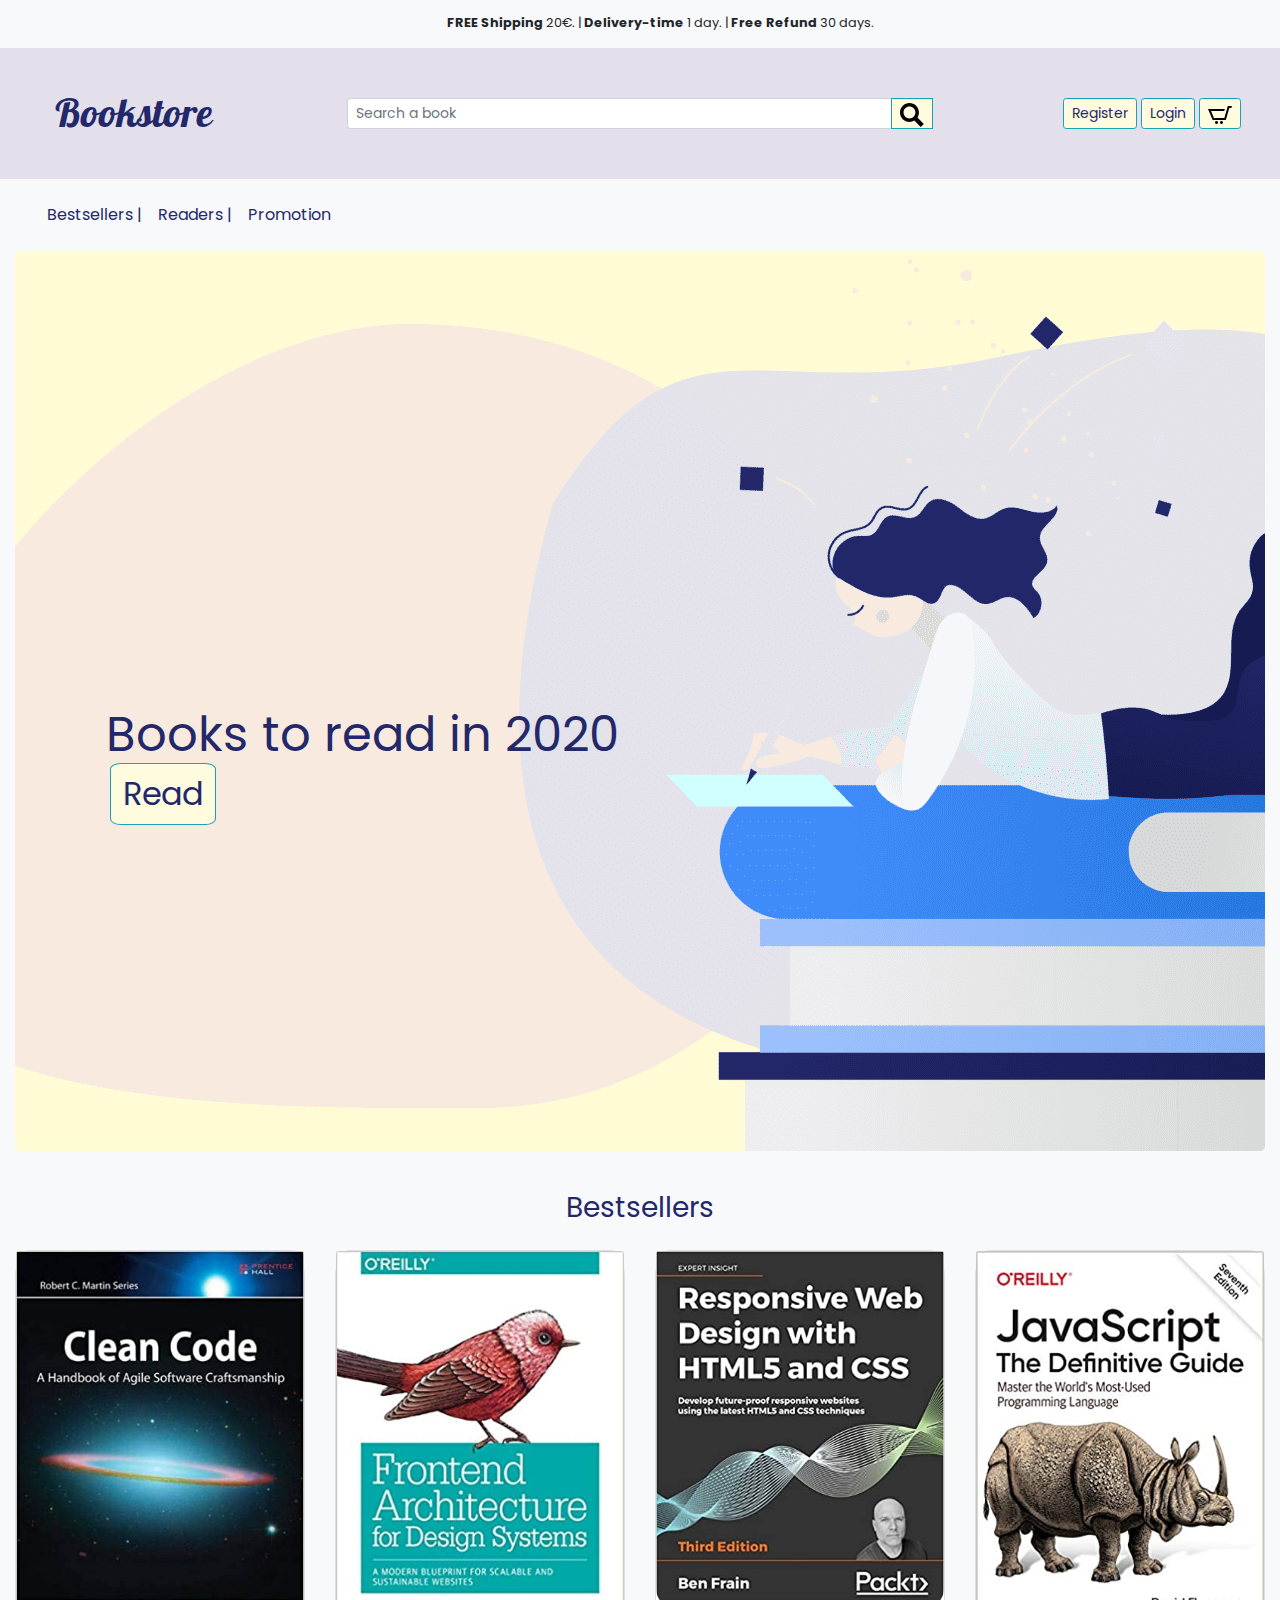
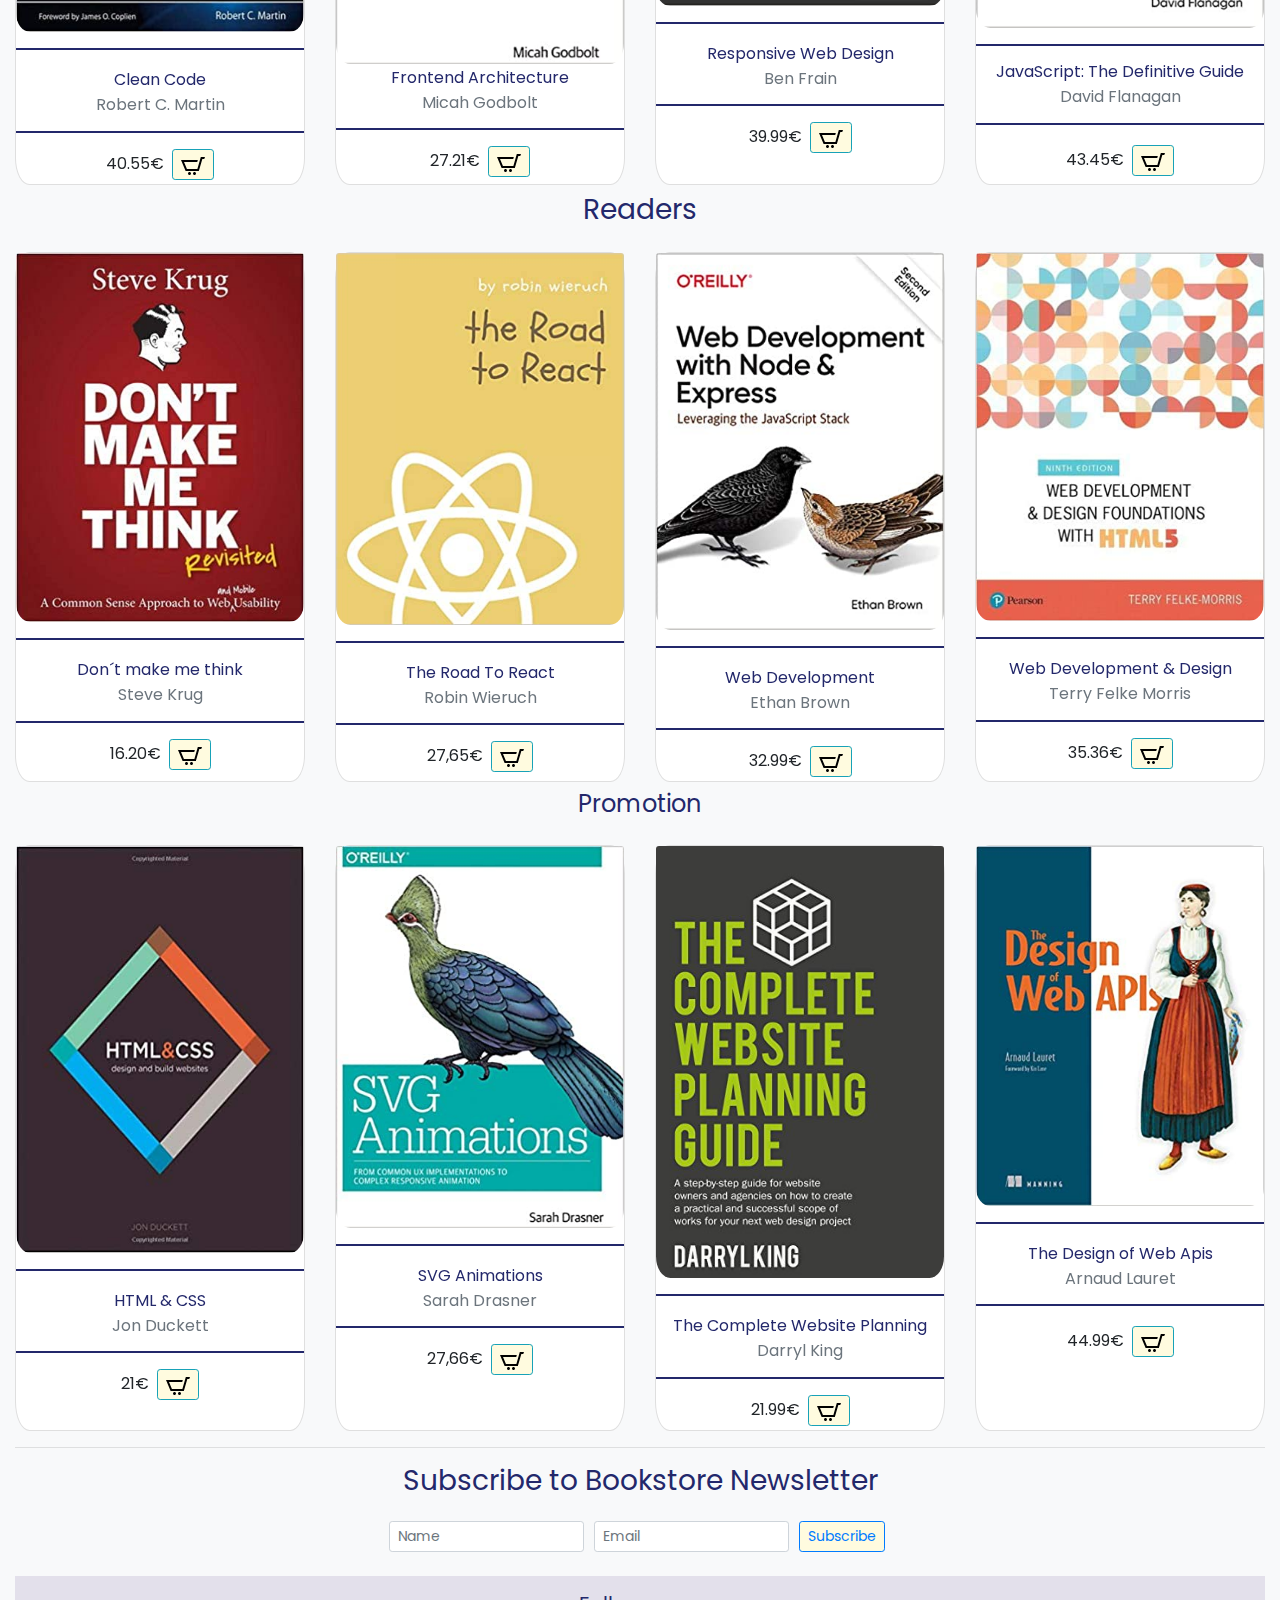
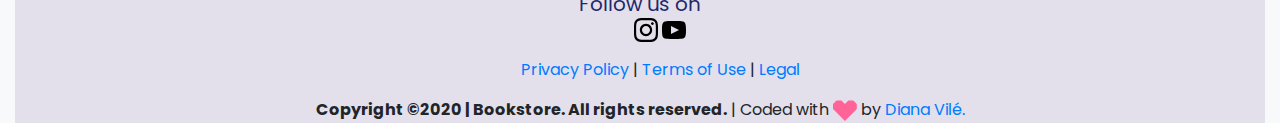
<file: index.html>
<!DOCTYPE html>
<html lang="en">

<head>
    <!-- Required meta tags -->
    <meta charset="utf-8" />
    <meta name="viewport" content="width=device-width, initial-scale=1" />
    <meta http-equiv="X-UA-Compatible" content="ie=edge" />
    <meta name="theme-color" content="#fafafa" />
    <meta name="description" content="Bookshop. E-commerce Landingpage in HTML5, CSS3." />
    <title>Bootstrap-Bookstore | E-commerce Landingpage</title>
    <link rel="apple-touch-icon" href="icon.png" />
    <!-- icons-->
    <link src="https://cdn.iconmonstr.com/1.3.0/css/iconmonstr-iconic-font.min.css" />
    <link href="assets/icons/book.svg" rel="icon" />
    <!-- Bootstrap CSS -->
    <link rel="stylesheet" href="https://stackpath.bootstrapcdn.com/bootstrap/4.4.1/css/bootstrap.min.css" integrity="sha384-Vkoo8x4CGsO3+Hhxv8T/Q5PaXtkKtu6ug5TOeNV6gBiFeWPGFN9MuhOf23Q9Ifjh" crossorigin="anonymous" />
    <!-- stylesheets-->
    <link href="https://fonts.googleapis.com/css?family=Pattaya|Poppins:400,500&amp;display=swap" rel="stylesheet" />
    <link rel="stylesheet" href="style.css" />
</head>

<body>
    <!-- CONTAINER -->
    <section class="container-fluid bg-light">

        <!-- HEADER -->
        <header id="header" class="header-menu bg-light">
            <div class="navbar-top" role="complementary" aria-label="benefits">
                <ul>
                    <li>
                        <strong>FREE Shipping</strong> 20&euro;. |
                        <strong>Delivery-time</strong> 1 day. |
                        <strong>Free Refund </strong> 30 days.
                    </li>
                </ul>
            </div>
            <div class="header-top row align-items-center justify-content-around p-4">
                <div class="flex-container col-xs-4 col-sm-4 col-md-3 col-xl-3" role="primary" aria-label="navbar">
                    <!-- LOGO -->
                    <div class="logo" role="primary" aria-label="logo">
                        <h1>Bookstore</h1>
                    </div>
                </div>

                <!-- SEARCH TODO: add JS functionality -->
                <form action="" method="POST" id="searchform" name="searchForm" class="col-xs-4 col-sm-4 col-md-5 col-xl-6 input-group my-3" onsubmit="return searchValidate()" autocomplete="on" role="primary" aria-label="search">
                    <input id="searchbar" type="text" class="form-control form-control-sm" placeholder="Search a book" aria-label="Search book" aria-describedby="basic-addon2" required/>
                    <div class="input-group-append">
                        <button class="search-button btn btn-sm btn-outline-info" onclick="inSearchValid()" type="button">
                            <img src="assets/icons/magnifier.svg" alt="magnifier search-icon"/>
                        </button>
                        <div id="search_error" class="invalid-feedback"></div>
                    </div>
                </form>

                <!--REGISTER, LOGIN and CARD FORMS-->
                <div class="col-xs-4 col-sm-4 col-md-4 col-xl-3 d-flex justify-content-end align-items-center align-content-center">
                    <!-- REGISTER Button trigger modal -->
                    <button type="button" class="btn btn-sm btn-outline-info ml-1" data-toggle="modal" data-target="#registerModal"> Register</button>
                    <!--Register Modal -->
                    <div class="modal fade container-fluid" id="registerModal" tabindex="-1" role="dialog" aria-labelledby="registerModalLabel" aria-hidden="true">
                        <div class="modal-dialog" role="document">
                            <div class="modal-content">
                                <div class="modal-header">
                                    <div class="logo" role="primary" aria-label="logo">
                                        <h2 class="modal-title" id="registerModalLabel">Bookstore Registration</h2>
                                    </div>
                                    <button type="button" class="close" data-dismiss="modal" aria-label="Close">
                                <span aria-hidden="true">&times;</span>
                            </button>
                                </div>
                                <div class="modal-body">
                                    <div class="container">
                                        <form action="" method="post" id="registerform" name="registerForm" onsubmit="return registerValidate()" autocomplete="on">
                                            <div class="form-group">
                                                <div class="form-row">
                                                    <label for="Email">Email</label>
                                                    <input type="email" class="form-control" id="Email" value="name@gmail.com" aria-describedby="emailHelp" placeholder="Enter email" required autocomplete="username">
                                                    <small id="emailHelp" class="form-text text-muted">We'll never share your email with anyone else.</small>
                                                    <div id="email_error" class="invalid-feedback">This is a required field.</div>
                                                    <div class="invalid-tooltip"> Please provide a valid email.</div>
                                                </div>
                                            </div>
                                            <div class="form-group">
                                                <label for="Password">Password</label>
                                                <input type="password" class="form-control" id="Password" placeholder="Password" autocomplete="current-password" required>
                                                <div id="password_error" class="invalid-feedback">This is a required field.</div>
                                                <div class="invalid-tooltip"> Please provide a valid password.</div>
                                            </div>
                                            <div class="form-group">
                                                <label for="Password1">Repeat Password</label>
                                                <input type="password" class="form-control" id="Password1" placeholder="repeatPassword" autocomplete="repeat-password" required>
                                                <div id="password_error" class="invalid-feedback">This is a required field.</div>
                                                <div class="invalid-tooltip"> Please provide a valid password.</div>
                                            </div>
                                            <div class="form-group">
                                                <label for="inputAddress">Address</label>
                                                <input id="inputAddress" type="text" class="form-control" required>
                                                <div id="address_error" class="invalid-feedback">This is a required field.</div>
                                                <div class="invalid-tooltip"> Please provide a valid address.</div>
                                                <div class="form-group col-md-5">
                                                    <label for="inputProvince">Province</label>
                                                    <select id="inputProvince" class="form-control" required>
                                                        <option selected value=""></option>
                                                        <option>Madrid</option>
                                                        <option>Barcelona</option>
                                                        <option>Tarragona</option>
                                                        <option>Lleida</option>
                                                         <option>Girona</option>
                                                    </select>
                                                    <div id="errorProvince" class="invalid-feedback">This is a required field.</div>
                                                    <div class="invalid-tooltip"> Please provide a valid province.</div>
                                                </div>
                                                <div class="form-group col-md-5">
                                                    <label for="inputCity">City</label>
                                                    <input id="inputCity" type="text" class="form-control" required>
                                                    <div id="errorCity" class="invalid-feedback">This is a required field.</div>
                                                    <div class="invalid-tooltip"> Please provide a valid city.</div>
                                                </div>
                                                <div class="form-group col-md-2">
                                                    <label for="inputZip">ZipCode</label>
                                                    <input id="inputZip" type="text" class="form-control" required>
                                                    <div id="errorZip" class="invalid-feedback">required</div>
                                                    <div class="invalid-tooltip"> Provide a valid zipcode.</div>
                                                </div>
                                            </div>
                                            <div class="form-group">
                                                <div class="form-check">
                                                    <input id="gridCheck" type="checkbox" class="form-check-input" required/>
                                                    <label class="form-check-label" for="gridCheck">I accept the <a href="/assets/html/terms-conditions.html">terms and conditions.</a></label>
                                                    <div id="grid_error" class="invalid-feedback">This is a required field.</div>
                                                    <div class="invalid-tooltip"> Please accept the terms & conditions.</div>
                                                </div>
                                            </div>
                                            <button type="submit" value="Register" class="btn btn-sm btn-outline-info ml-1">Register</button>
                                        </form>
                                    </div>
                                </div>
                                <div class="modal-footer">
                                    <h6 class="font-weight-light">Already registered?
                                        <button type="submit" class="btn btn-sm btn-outline-info ml-1">Login</button>
                                    </h6>
                                </div>
                            </div>
                        </div>
                    </div>

                    <!-- LOGIN Button trigger modal -->
                    <button type="button" class="btn btn-sm btn-outline-info ml-1" data-toggle="modal" data-target="#loginModal">Login</button>
                    <!-- LOGIN Modal -->
                    <div class="modal fade container-fluid" id="loginModal" tabindex="-1" role="dialog" aria-labelledby="loginModalLabel" aria-hidden="true">
                        <div class="modal-dialog" role="document">
                            <div class="modal-content">
                                <div class="modal-header">
                                    <div class="logo" role="primary" aria-label="logo">
                                        <h2 class="modal-title" id="loginModalLabel">Bookstore Login</h2>
                                    </div>
                                    <button type="button" class="close" data-dismiss="modal" aria-label="Close">
                                        <span aria-hidden="true">&times;</span>
                                    </button>
                                </div>
                                <div class="modal-body">
                                    <form action="/action_page.php" method="post" id="login" name="loginForm" onsubmit="return loginValidation()" autocomplete="on">
                                        <div class="form-group">
                                            <div class="form-row">
                                                <label for="Email2">Email</label>
                                                <input type="email" class="form-control" id="Email2" value="name@gmail.com" aria-describedby="emailHelp" placeholder="Enter email" autocomplete="username" required>
                                                <small id="emailHelp" class="form-text text-muted">We'll never share your email.</small>
                                                <div id="email_error" class="invalid-feedback">This is a required field.</div>
                                                <div class="invalid-tooltip"> Please provide a valid email.</div>
                                            </div>
                                        </div>
                                        <div class="form-group">
                                            <label for="Password2">Password</label>
                                            <input type="password" class="form-control" id="Password2" placeholder="Password" autocomplete="current-password" required>
                                            <div id="password_error" class="invalid-feedback">This is a required field.</div>
                                            <div class="invalid-tooltip"> Please provide a valid password.</div>
                                        </div>
                                        <button type="submit" class="btn btn-sm btn-outline-info ml-1" value="login">Login</button>
                                    </form>
                                </div>
                                <div class="modal-footer">
                                    <h6 class="font-weight-light"></h6> New?
                                    <button type="submit" class="btn btn-sm btn-outline-info ml-1">Register</button>
                                    </h6>
                                </div>
                            </div>
                        </div>
                    </div>

                    <!-- CARD Button trigger modal -->
                    <button type="button" class="btn btn-sm btn-outline-info ml-1" data-toggle="modal" data-target="#cardModal">
                        <img src="assets/icons/shopping-cart.svg "alt="shopping-cart"/>
                    </button>
                    <!-- CARD Modal: NOT OPERATIONAL YET-->
                    <div class="modal fade container-fluid" id="cardModal" tabindex="-1" role="dialog" aria-labelledby="cardModalLabel" aria-hidden="true">
                        <div class="modal-dialog" role="document">
                            <div class="modal-content">
                                <div class="modal-header">
                                    <div class="logo" role="primary" aria-label="logo">
                                        <h2 class="modal-title" id="exampleModalLabel ">Bookstore Card</h2>
                                    </div>
                                    <button type="button" class="close" data-dismiss="modal" aria-label="Close">
                                        <span aria-hidden="true ">&times;</span>
                                    </button>
                                </div>
                                <div class="modal-body">
                                    <a href="#" class="card-link text-danger like">
                                        <i class="fas fa-heart"></i>
                                    </a>
                                    <h4 class="modal-title">Book</h4>
                                    <h6 class="modal-subtitle mb-2 text-muted">Author: </h6>
                                    <button type="button" class="btn btn-sm btn-outline-info ml-1">Edit</button>
                                </div>
                                <div class="modal-footer">
                                    <button type="button" class="btn btn-sm btn-outline-info ml-1">Buy</button>
                                </div>
                            </div>
                        </div>
                    </div>
                </div>
            </div>
        </header>

        <!-- NAVIGATION -->
        <nav class="navbar navbar-expand-md navbar-light col-lg-12">
            <!--CATEGORIES SECTION-->
            <section id="navbarSupportedContent " class="categories ">
                <ul id="categories " class="li navbar-nav p-2 ">
                    <li class="nav-item ">
                        <a class="nav-link " href="#bestsellers ">Bestsellers |</a>
                    </li>
                    <li class="nav-item ">
                        <a class="nav-link " href="#readers ">Readers |</a>
                    </li>
                    <li class="nav-item ">
                        <a class="nav-link " href="#promotion ">Promotion</a>
                    </li>
                </ul>
            </section>
        </nav>

        <!--MAIN-->
        <main id="bookstore" class="flex-container">
            <!--HERO SECTION-->
            <section class="hero jumbotron" class="row mx-0">
                <div class="hero-card ">
                    <h1 class="hero-title ">
                        Books to read in 2020
                        <button class="hero-button btn btn-large btn-outline-info ml-1 " href="# ">Read</button>
                    </h1>
                </div>
            </section>

            <!--BESTSELLERS-->
            <section id="bestsellers" class="bestsellers row mx-0">
                <article class="col-sm-12 mb-4 mt-2 ">
                    <h3 class="text-center ">Bestsellers</h3>
                </article>
                <!--BESTSELLERS CAROUSEL-->
                <article id="newCarousel " class="carousel slide " data-ride="carousel " data-interval="0 ">
                    <div class="carousel-inner ">
                        <div class="carousel-item active ">
                            <div class="card-deck ">
                                <div class="card card-1 d-none d-sm-block text-center ">
                                    <img class="card-img-top img-fluid " src="assets/img/cards/CleanCode.jpg " alt="Bookcover " />
                                    <hr class="solid ">
                                    <div class="card-body py-1 px-0 ">
                                        <h6 class="card-title text-truncate px-1 "> Clean Code</h6>
                                        <h6 class="card-subtitle mb-2 text-muted "> Robert C. Martin</h6>
                                        <hr class="solid ">
                                        <p class="card-text ">40.55&euro;
                                            <button type="button " class="btn btn-sm btn-outline-info ml-1 ">
                                            <img src="assets/icons/shopping-cart.svg " alt="shopping-cart "/>
                                        </button>
                                        </p>
                                    </div>
                                </div>
                                <div class="card card-2 d-none d-sm-block text-center ">
                                    <img class="card-img-top img-fluid " src="assets/img/cards/FrontendArchitecture.jpg " alt="Bookcover " />
                                    <div class="card-body py-1 px-0 ">
                                        <h6 class="card-title text-truncate px-1 "> Frontend Architecture </h6>
                                        <h6 class="card-subtitle mb-2 text-muted "> Micah Godbolt</h6>
                                        <hr class="solid ">
                                        <p class="card-text ">27.21&euro;
                                            <button type="button " class="btn btn-sm btn-outline-info ml-1 ">
                                            <img src="assets/icons/shopping-cart.svg " alt="shopping-cart "/>
                                        </button>
                                        </p>
                                    </div>
                                </div>
                                <div class="card card-3 d-none d-sm-block text-center ">
                                    <a href="# " class="stretched-link ">
                                        <img class="card-img-top img-fluid " src="assets/img/cards/ResponsiveWeb.jpg " alt="Bookcover " />
                                    </a>
                                    <hr class="solid ">
                                    <div class="card-body py-1 px-0 ">
                                        <h6 class="card-title text-truncate px-1 "> Responsive Web Design </h6>
                                        <h6 class="card-subtitle mb-2 text-muted "> Ben Frain</h6>
                                        <hr class="solid ">
                                        <p class="card-text ">39.99&euro;
                                            <button type="button " class="btn btn-sm btn-outline-info ml-1 ">
                                            <img src="assets/icons/shopping-cart.svg " alt="shopping-cart "/>
                                        </button>
                                        </p>
                                    </div>
                                </div>
                                <div class="card card-4 d-none d-sm-block text-center ">
                                    <img class="card-img-top img-fluid " src="assets/img/cards/JavaScript.jpg " alt="Bookcover " />
                                    <hr class="solid ">
                                    <h6 class="card-title text-truncate px-1 "> JavaScript: The Definitive Guide </h6>
                                    <h6 class="card-subtitle mb-2 text-muted "> David Flanagan</h6>
                                    <hr class="solid ">
                                    <div class="card-body py-1 px-0 ">
                                        <p class="card-text ">43.45&euro;
                                            <button type="button " class="btn btn-sm btn-outline-info ml-1 ">
                                            <img src="assets/icons/shopping-cart.svg " alt="shopping-cart "/>
                                        </button>
                                        </p>
                                    </div>
                                </div>
                            </div>
                        </div>
                    </div>
                </article>
            </section>

            <!--READERS-->
            <section id="readers" class="readers row mx-0">
                <article class="col-sm-12 mb-4 mt-2 ">
                    <h3 class="text-center ">Readers</h3>
                </article>
                <!-- READERS-CAROUSEL -->
                <article id="newCarousel " class="carousel slide " data-ride="carousel " data-interval="0 ">
                    <div class="carousel-inner ">
                        <div class="carousel-item active ">
                            <div class="card-deck ">
                                <div class="card card-1 d-none d-sm-block text-center ">
                                    <img class="card-img-top img-fluid " src="assets/img/cards/DontMakeMeThink.jpg " alt="Bookcover" />
                                    <hr class="solid ">
                                    <div class="card-body py-1 px-0 ">
                                        <h6 class="card-title text-truncate px-1 "> Don´t make me think </h6>
                                        <h6 class="card-subtitle mb-2 text-muted "> Steve Krug</h6>
                                        <hr class="solid ">
                                        <p class="card-text ">16.20&euro;
                                            <button type="button " class="btn btn-sm btn-outline-info ml-1 ">
                                            <img src="assets/icons/shopping-cart.svg " alt="shopping-cart "/>
                                        </button>
                                        </p>
                                    </div>
                                </div>
                                <div class="card card-2 d-none d-sm-block text-center ">
                                    <img class="card-img-top img-fluid " src="assets/img/cards/RoadToReact.jpg " alt="Bookcover " />
                                    <hr class="solid ">
                                    <div class="card-body py-1 px-0 ">
                                        <h6 class="card-title text-truncate px-1 "> The Road To React </h6>
                                        <h6 class="card-subtitle mb-2 text-muted "> Robin Wieruch</h6>
                                        <hr class="solid ">
                                        <p class="card-text ">27,65&euro;
                                            <button type="button " class="btn btn-sm btn-outline-info ml-1 ">
                                            <img src="assets/icons/shopping-cart.svg " alt="shopping-cart "/>
                                        </button>
                                        </p>
                                    </div>
                                </div>
                                <div class="card card-3 d-none d-sm-block text-center ">
                                    <img class="card-img-top img-fluid " src="assets/img/cards/WebDevelopmentNodeExpress.jpg " alt="Bookcover " />
                                    <hr class="solid ">
                                    <div class="card-body py-1 px-0 ">
                                        <h6 class="card-title text-truncate px-1 "> Web Development </h6>
                                        <h6 class="card-subtitle mb-2 text-muted "> Ethan Brown</h6>
                                        <hr class="solid ">
                                        <p class="card-text ">32.99&euro;
                                            <button type="button " class="btn btn-sm btn-outline-info ml-1 ">
                                            <img src="assets/icons/shopping-cart.svg " alt="shopping-cart "/>
                                        </button>
                                        </p>
                                    </div>
                                </div>
                                <div class="card card-4 d-none d-sm-block text-center ">
                                    <img class="card-img-top img-fluid " src="assets/img/cards/Web DevelopmentDesignHTML5.jpg " alt="Bookcover" />
                                    <hr class="solid ">
                                    <div class="card-body py-1 px-0 ">
                                        <h6 class="card-title text-truncate px-1 "> Web Development & Design</h6>
                                        <h6 class="card-subtitle mb-2 text-muted "> Terry Felke Morris</h6>
                                        <hr class="solid ">
                                        <p class="card-text ">35.36&euro;
                                            <button type="button " class="btn btn-sm btn-outline-info ml-1 ">
                                            <img src="assets/icons/shopping-cart.svg " alt="shopping-cart "/>
                                        </button>
                                        </p>
                                    </div>
                                </div>
                            </div>
                        </div>
                    </div>
                </article>
            </section>

            <!--PROMOTION-->
            <section id="promotion" class="promotion row mx-0">
                <article class="col-sm-12 mb-4 mt-2">
                    <h4 class="text-center">Promotion</h4>
                </article>
                <!-- PROMOTION-CAROUSEL -->
                <article id="newCarousel" class="carousel slide" data-ride="carousel" data-interval="0">
                    <div class="carousel-inner">
                        <div class="carousel-item active">
                            <div class="card-deck">
                                <div class="card card-1 d-none d-sm-block text-center">
                                    <img class="card-img-top img-fluid" src="assets/img/cards/HTMLCSS.jpg" alt="Bookcover" />
                                    <hr class="solid">
                                    <div class="card-body py-1 px-0">
                                        <h6 class="card-title text-truncate px-1"> HTML & CSS</h6>
                                        <h6 class="card-subtitle mb-2 text-muted"> Jon Duckett</h6>
                                        <hr class="solid">
                                        <p class="card-text">21&euro;
                                            <button type="button" class="btn btn-sm btn-outline-info ml-1">
                                            <img src="assets/icons/shopping-cart.svg" alt="shopping-cart"/>
                                        </button>
                                        </p>
                                    </div>
                                </div>
                                <div class="card card-2 d-none d-sm-block text-center">
                                    <img class="card-img-top img-fluid" src="assets/img/cards/SVGAnimations.jpg" alt="Bookcover" />
                                    <hr class="solid">
                                    <div class="card-body py-1 px-0">
                                        <h6 class="card-title text-truncate px-1"> SVG Animations</h6>
                                        <h6 class="card-subtitle mb-2 text-muted"> Sarah Drasner</h6>
                                        <hr class="solid">
                                        <p class="card-text">27,66&euro;
                                            <button type="button" class="btn btn-sm btn-outline-info ml-1">
                                            <img src="assets/icons/shopping-cart.svg " alt="shopping-cart"/>
                                        </button>
                                        </p>
                                    </div>
                                </div>
                                <div class="card card-3 d-none d-sm-block text-center">
                                    <img class="card-img-top img-fluid" src="assets/img/cards/TheCompleteWebsitePlanningGuide.jpg" alt="Bookcover" />
                                    <hr class="solid">
                                    <div class="card-body py-1 px-0">
                                        <h6 class="card-title text-truncate px-1"> The Complete Website Planning</h6>
                                        <h6 class="card-subtitle mb-2 text-muted"> Darryl King</h6>
                                        <hr class="solid">
                                        <p class="card-text">21.99&euro;
                                            <button type="button" class="btn btn-sm btn-outline-info ml-1">
                                            <img src="assets/icons/shopping-cart.svg " alt="shopping-cart"/>
                                        </button>
                                        </p>
                                    </div>
                                </div>
                                <div class="card card-4 d-none d-sm-block text-center">
                                    <img class="card-img-top img-fluid" src="assets/img/cards/TheDesignWebApis.jpg" alt="Bookcover" />
                                    <hr class="solid">
                                    <div class="card-body py-1 px-0">
                                        <h6 class="card-title text-truncate px-1">The Design of Web Apis</h6>
                                        <h6 class="card-subtitle mb-2 text-muted"> Arnaud Lauret</h6>
                                        <hr class="solid">
                                        <div class="card-body py-1 px-0">
                                            <p class="card-text">44.99&euro;
                                                <button type="button" class="btn btn-sm btn-outline-info ml-1">
                                            <img src="assets/icons/shopping-cart.svg" alt="shopping-cart"/>
                                        </button>
                                            </p>
                                        </div>
                                    </div>
                                </div>
                            </div>
                        </div>
                    </div>
                </article>
            </section>
            <hr/>

            <!--NEWSLETTER-->
            <section id="newsletter" class="row d-flex mx-0">
                <div class="col-sm-12 justify-content-center">
                    <h3 class="title text-center mb-4">
                        Subscribe to Bookstore Newsletter
                    </h3>
                    <form action="/action_page.php" method="post" name="subscribe" id="subscribe_form" onsubmit="return subscribeForm()" autocomplete="on" class="needs-validation" novalidate>
                        <div class="form-row d-flex justify-content-center mb-4">
                            <div class="col-sm-2">
                                <input type="text" id="inputName" class="form-control form-control-sm" placeholder="Name" required />
                                <div id="name_error" class="invalid-feedback"></div>
                            </div>
                            <div class="col-sm-2">
                                <input type="text" id="username" class="form-control form-control-sm" placeholder="Email" required />
                                <div id="email_error" class="invalid-feedback"></div>
                            </div>
                            <div class="col-sm-1">
                                <button type="submit" onclick="messageValidate()" class="btn align-items-center btn-sm btn-primary mr-0"> 
                                    <a href="mailto:bookstore@gmail.com?subject="> Subscribe </a>
                                        </button>
                            </div>
                        </div>
                    </form>
                </div>
            </section>
        </main>

        <!--FOOTER-->
        <footer id="footer" class="flex-container pt-3 mb-0 pb-0">
            <div id="social">
                <h5 class="title ">Follow us on </h5>
                <ul>
                    <li>
                        <a href="https://www.instagram.com/accounts/login/ ">
                            <img src="assets/icons/instagram.svg " alt="Instagram Logo " class="instagram-icon " /></a>
                        <a href="https://accounts.google.com/ServiceLogin/signinchooser?service=youtube&uilel=3&passive=true&continue=https%3A%2F%2Fwww.youtube.com%2Fsignin%3Faction_handle_signin%3Dtrue%26app%3Ddesktop%26hl%3Den-GB%26next%3Dhttps%253A%252F%252Fwww.youtube.com%252F&hl=en-GB&gae=cb-p23934718&flowName=GlifWebSignIn&flowEntry=ServiceLogin ">
                            <img src="assets/icons/youtube.svg " alt="YouTube Logo " class="youtube-icon " /></a>
                    </li>
                </ul>
            </div>
            <!--Legal SECTION-->
            <div id="legal" class="site-footer" role="contentinfo">
                <ul class="li">
                    <li>
                        <p>
                            <a href="/assets/html/privacy-policy.html ">Privacy Policy</a> |
                            <a href="/assets/html/terms-conditions.html ">Terms of Use</a> |
                            <a href="/assets/html/legal.html ">Legal</a>
                        </p>
                    </li>
                </ul>
            </div>
            <nav class="footer-nav" role="navigation">
                <p>
                    <strong> Copyright ©2020 | Bookstore. All rights reserved.</strong> | Coded with
                    <img class="love " src="assets/icons/hearth.svg " alt="heart" /> by
                    <a href="https://www.github.com/dianavile ">Diana Vilé.</a>
                </p>
            </nav>
        </footer>

        <!-- END CONTAINER -->
    </section>

    <!-- Optional JavaScript -->
    <script src="/assets/js/modal.js"></script>
    <script src="/assets/js/validate.js"></script>

    <script src="/assets/js/validateSearch.js"></script>
    <script src="/assets/js/validateRegister.js"></script>
    <script src="/assets/js/validateLogin.js"></script>

    <!-- jQuery first, then Popper.js, then Bootstrap JS -->
    <script src="https://code.jquery.com/jquery-3.4.1.slim.min.js" integrity="sha384-J6qa4849blE2+poT4WnyKhv5vZF5SrPo0iEjwBvKU7imGFAV0wwj1yYfoRSJoZ+n" crossorigin="anonymous"></script>
    <script src="https://cdn.jsdelivr.net/npm/popper.js@1.16.0/dist/umd/popper.min.js" integrity="sha384-Q6E9RHvbIyZFJoft+2mJbHaEWldlvI9IOYy5n3zV9zzTtmI3UksdQRVvoxMfooAo" crossorigin="anonymous"></script>
    <script src="https://stackpath.bootstrapcdn.com/bootstrap/4.4.1/js/bootstrap.min.js" integrity="sha384-wfSDF2E50Y2D1uUdj0O3uMBJnjuUD4Ih7YwaYd1iqfktj0Uod8GCExl3Og8ifwB6" crossorigin="anonymous"></script>
</body>

</html>

</html>
</file>
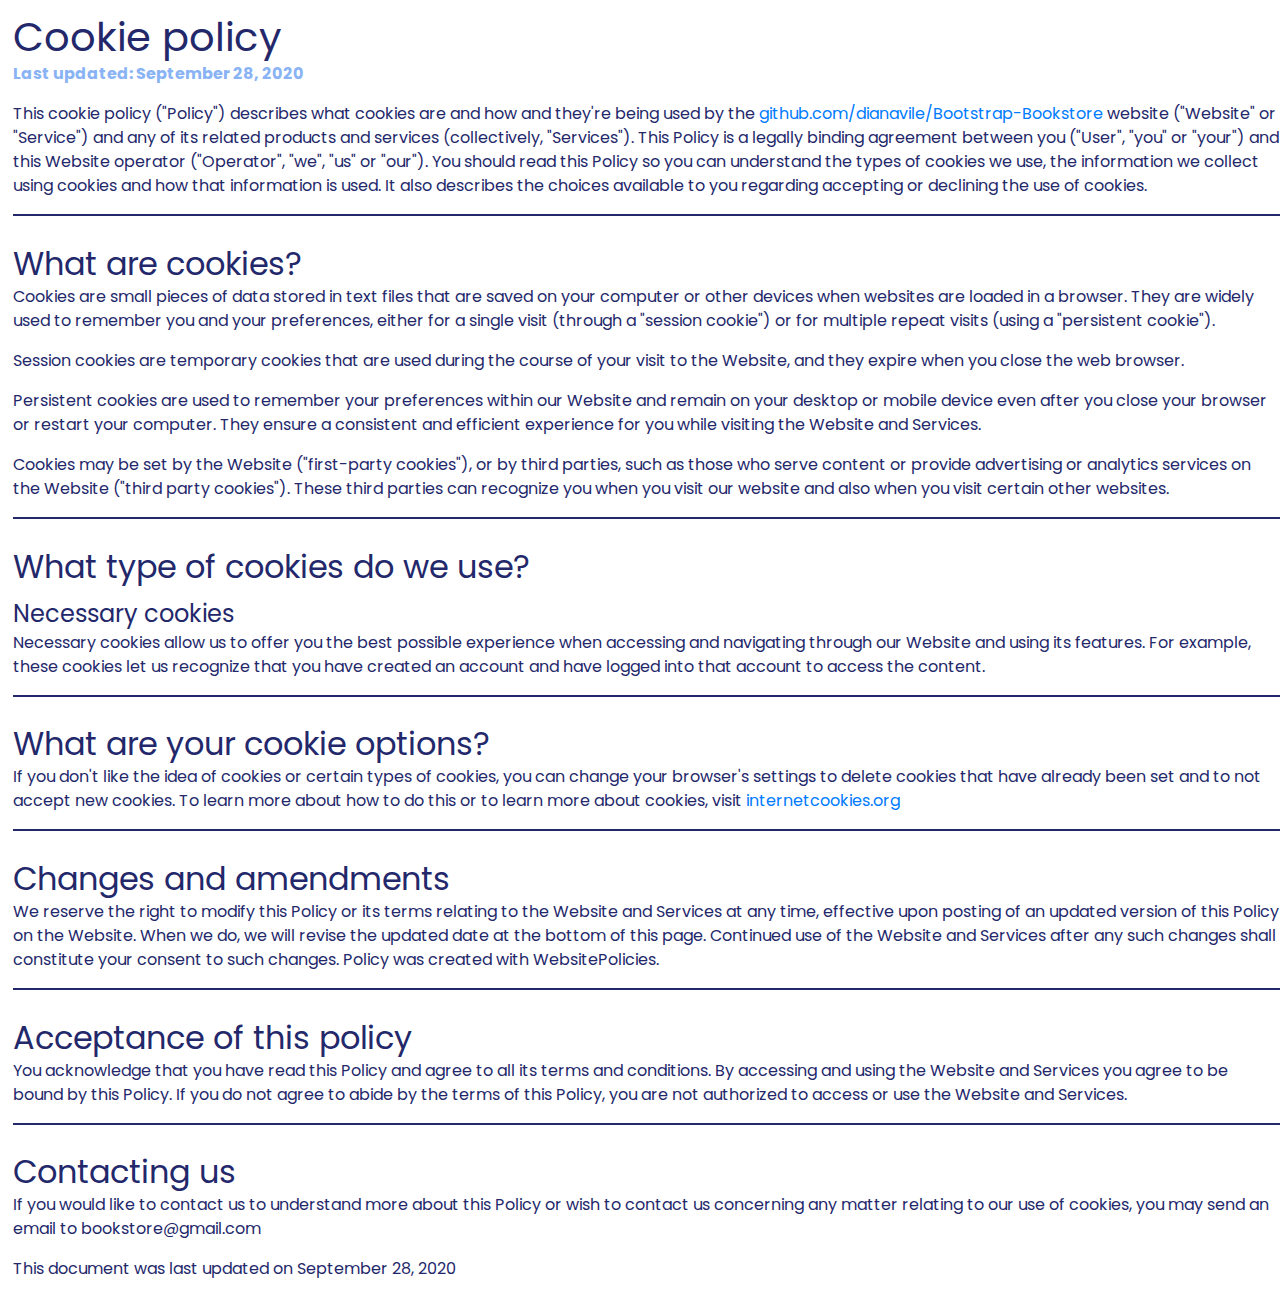
<file: assets/html/legal.html>
<!DOCTYPE html>
<html lang="en">

<head>
    <!-- Required meta tags -->
    <meta charset="utf-8" />
    <meta name="viewport" content="width=device-width, initial-scale=1" />
    <meta http-equiv="X-UA-Compatible" content="ie=edge" />
    <meta name="theme-color" content="#fafafa" />
    <meta name="description" content="Bookshop. E-commerce Landingpage in HTML5, CSS3." />
    <title>Bootstrap-Bookstore | E-commerce Landingpage</title>
    <link rel="apple-touch-icon" href="icon.png" />
    <!-- icons-->
    <link src="https://cdn.ic onmonstr.com/1.3.0/css/iconmonstr-iconic-font.min.css" />
    <link href="assets/icons/book.svg" rel="icon" />
    <!-- Bootstrap CSS -->
    <link rel="stylesheet" href="https://stackpath.bootstrapcdn.com/bootstrap/4.4.1/css/bootstrap.min.css" integrity="sha384-Vkoo8x4CGsO3+Hhxv8T/Q5PaXtkKtu6ug5TOeNV6gBiFeWPGFN9MuhOf23Q9Ifjh" crossorigin="anonymous" />
    <!-- stylesheets-->
    <link href="https://fonts.googleapis.com/css?family=Pattaya|Poppins:400,500&amp;display=swap" rel="stylesheet" />
    <link rel="stylesheet" href="/assets/css/legal.css" />
</head>

<body>
    <!--TODO: STYLE COOKIE POLICY with CSS-->
    <!-- CONTAINER -->
    <div class="container-fluid bg-light"></div>
    <!-- MAIN -->
    <main id="legal" class="flex-container">
        <h1>Cookie policy</h1>
        <p><strong>Last updated: September 28, 2020</strong></p>
        <p>This cookie policy (&quot;Policy&quot;) describes what cookies are and how and they&#039;re being used by the
            <a target="_blank" rel="nofollow" href="https://github.com/dianavile/Bootstrap-Bookstore">github.com/dianavile/Bootstrap-Bookstore</a> website (&quot;Website&quot; or &quot;Service&quot;) and any of its related products and services (collectively,
            &quot;Services&quot;). This Policy is a legally binding agreement between you (&quot;User&quot;, &quot;you&quot; or &quot;your&quot;) and this Website operator (&quot;Operator&quot;, &quot;we&quot;, &quot;us&quot; or &quot;our&quot;). You
            should read this Policy so you can understand the types of cookies we use, the information we collect using cookies and how that information is used. It also describes the choices available to you regarding accepting or declining the use of
            cookies.
        </p>

        <hr class="solid" />
        <h2>What are cookies?</h2>
        <p>
            Cookies are small pieces of data stored in text files that are saved on your computer or other devices when websites are loaded in a browser. They are widely used to remember you and your preferences, either for a single visit (through a &quot;session
            cookie&quot;) or for multiple repeat visits (using a &quot;persistent cookie&quot;).
        </p>
        <p>
            Session cookies are temporary cookies that are used during the course of your visit to the Website, and they expire when you close the web browser.
        </p>
        <p>
            Persistent cookies are used to remember your preferences within our Website and remain on your desktop or mobile device even after you close your browser or restart your computer. They ensure a consistent and efficient experience for you while visiting
            the Website and Services.
        </p>
        <p>
            Cookies may be set by the Website (&quot;first-party cookies&quot;), or by third parties, such as those who serve content or provide advertising or analytics services on the Website (&quot;third party cookies&quot;). These third parties can recognize
            you when you visit our website and also when you visit certain other websites.
        </p>

        <hr class="solid" />
        <h2>What type of cookies do we use?</h2>
        <h4>Necessary cookies</h3>
            <p>
                Necessary cookies allow us to offer you the best possible experience when accessing and navigating through our Website and using its features. For example, these cookies let us recognize that you have created an account and have logged into that account
                to access the content.
            </p>

            <hr class="solid" />
            <h2>What are your cookie options?</h2>
            <p>
                If you don't like the idea of cookies or certain types of cookies, you can change your browser's settings to delete cookies that have already been set and to not accept new cookies. To learn more about how to do this or to learn more about cookies, visit
                <a target="_blank" href="https://www.internetcookies.org">internetcookies.org</a>
            </p>

            <hr class="solid" />
            <h2>Changes and amendments</h2>
            <p>
                We reserve the right to modify this Policy or its terms relating to the Website and Services at any time, effective upon posting of an updated version of this Policy on the Website. When we do, we will revise the updated date at the bottom of this page.
                Continued use of the Website and Services after any such changes shall constitute your consent to such changes. Policy was created with
                <a style="color: inherit;" target="_blank" href="https://www.websitepolicies.com/cookie-policy-generator">WebsitePolicies</a>.
            </p>

            <hr class="solid" />
            <h2>Acceptance of this policy</h2>
            <p>
                You acknowledge that you have read this Policy and agree to all its terms and conditions. By accessing and using the Website and Services you agree to be bound by this Policy. If you do not agree to abide by the terms of this Policy, you are not authorized
                to access or use the Website and Services.
            </p>

            <hr class="solid" />
            <h2>Contacting us</h2>
            <p>
                If you would like to contact us to understand more about this Policy or wish to contact us concerning any matter relating to our use of cookies, you may send an email to bo&#111;k&#115;t&#111;&#114;&#101;&#64;g&#109;&#97;il&#46;&#99;om
            </p>
            <p>This document was last updated on September 28, 2020</p>
    </main>
</body>

</html>
</file>
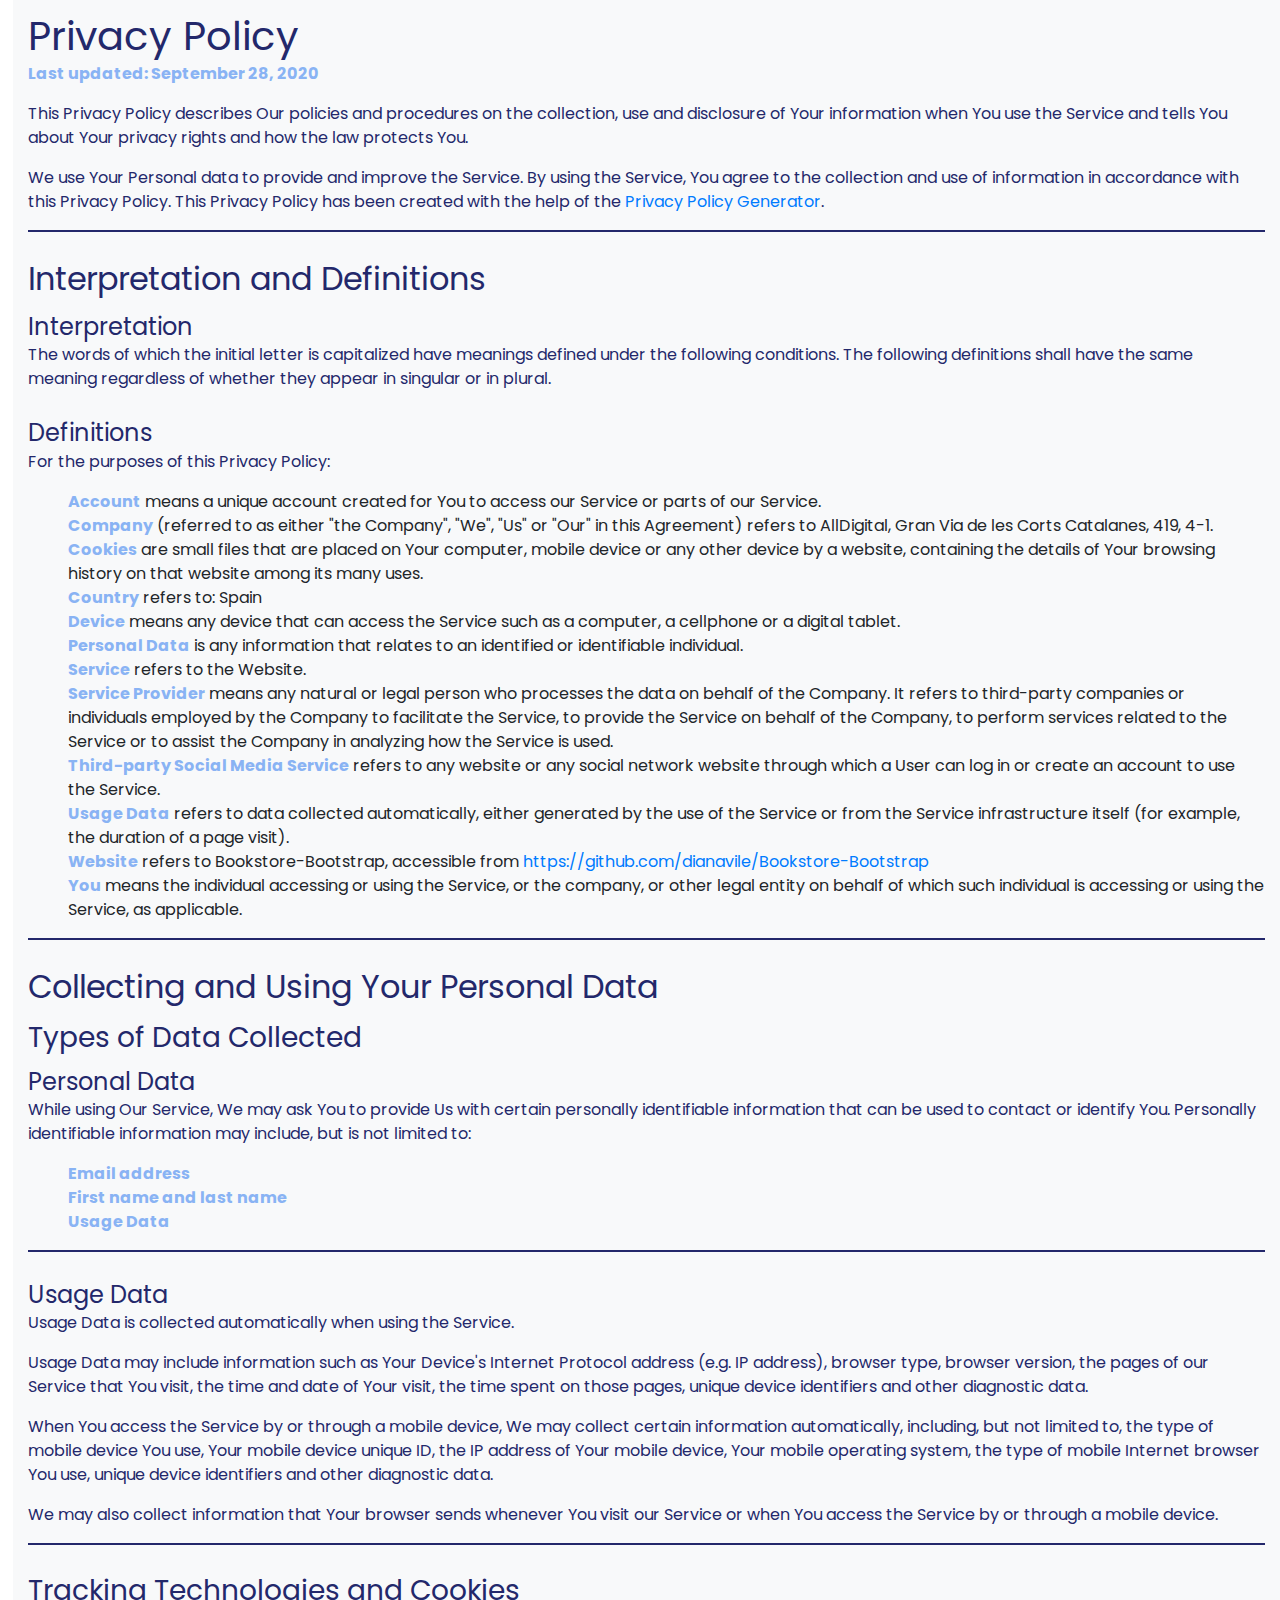
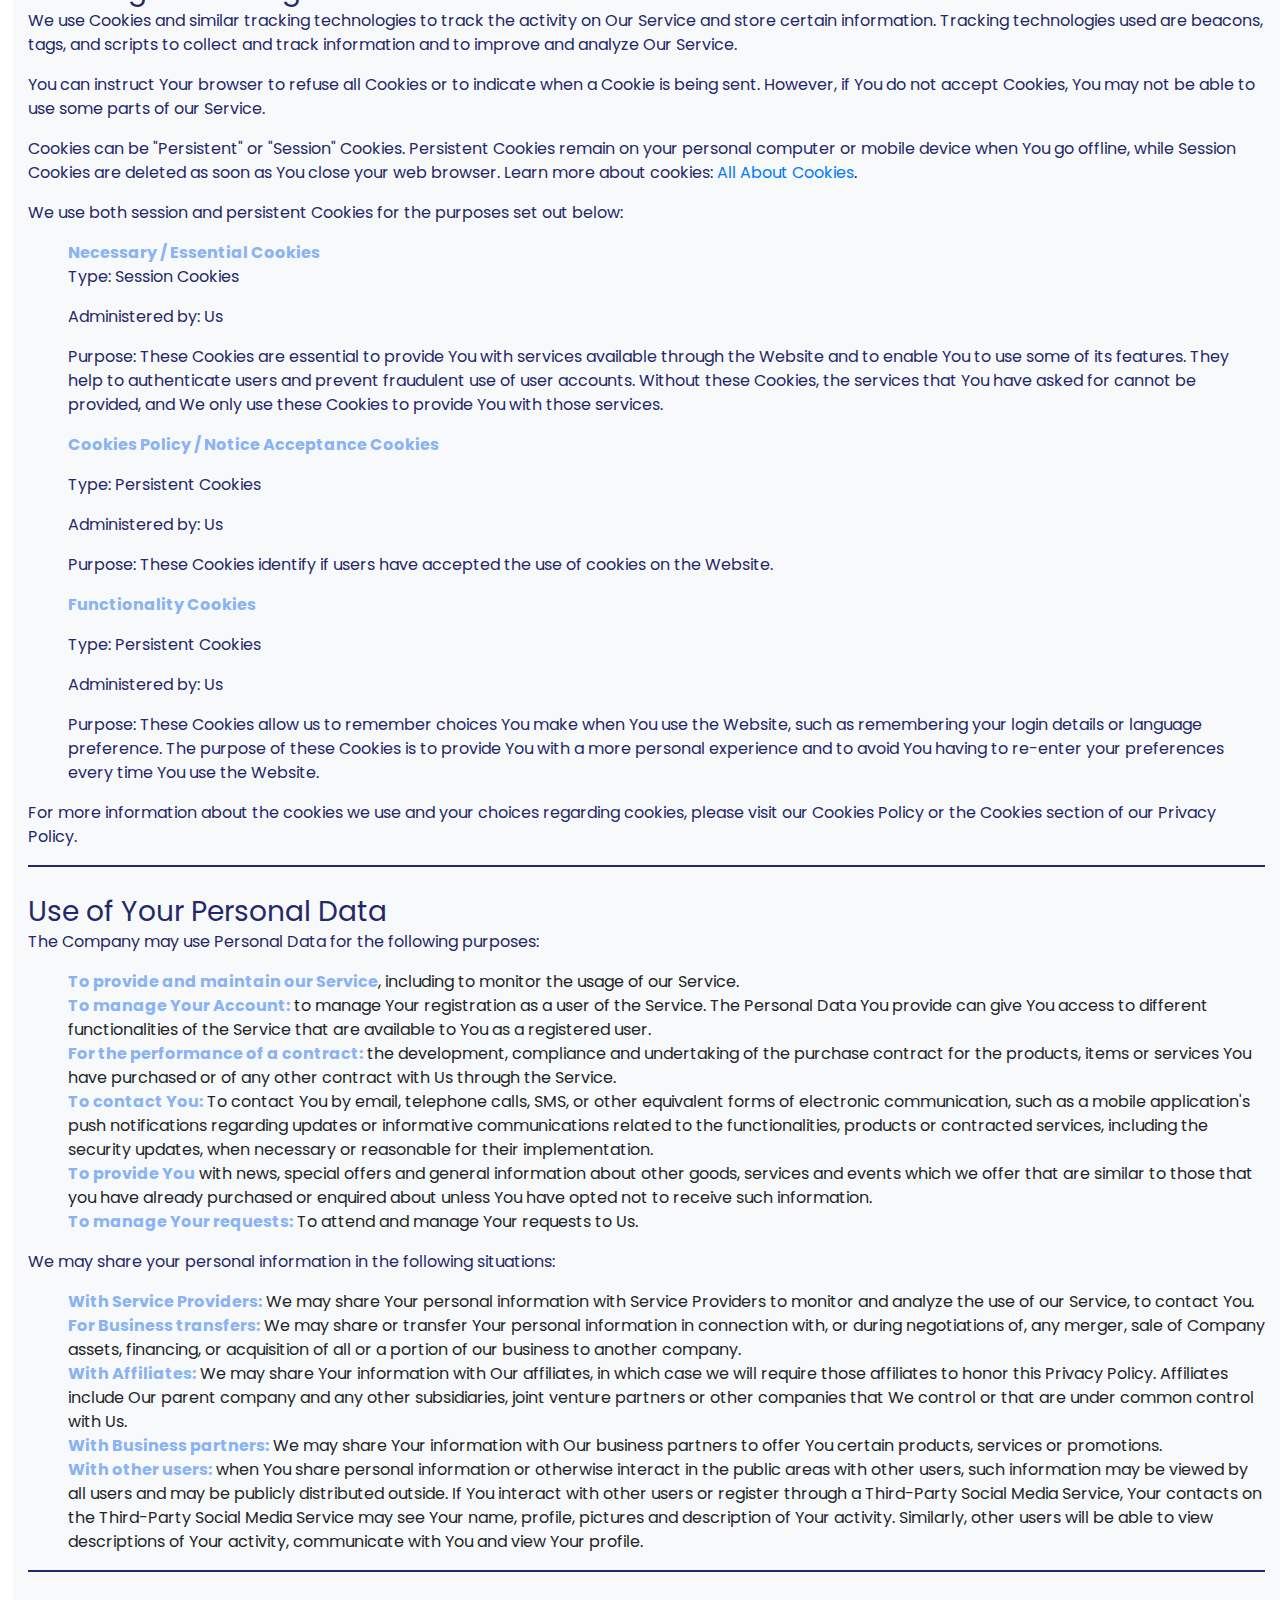
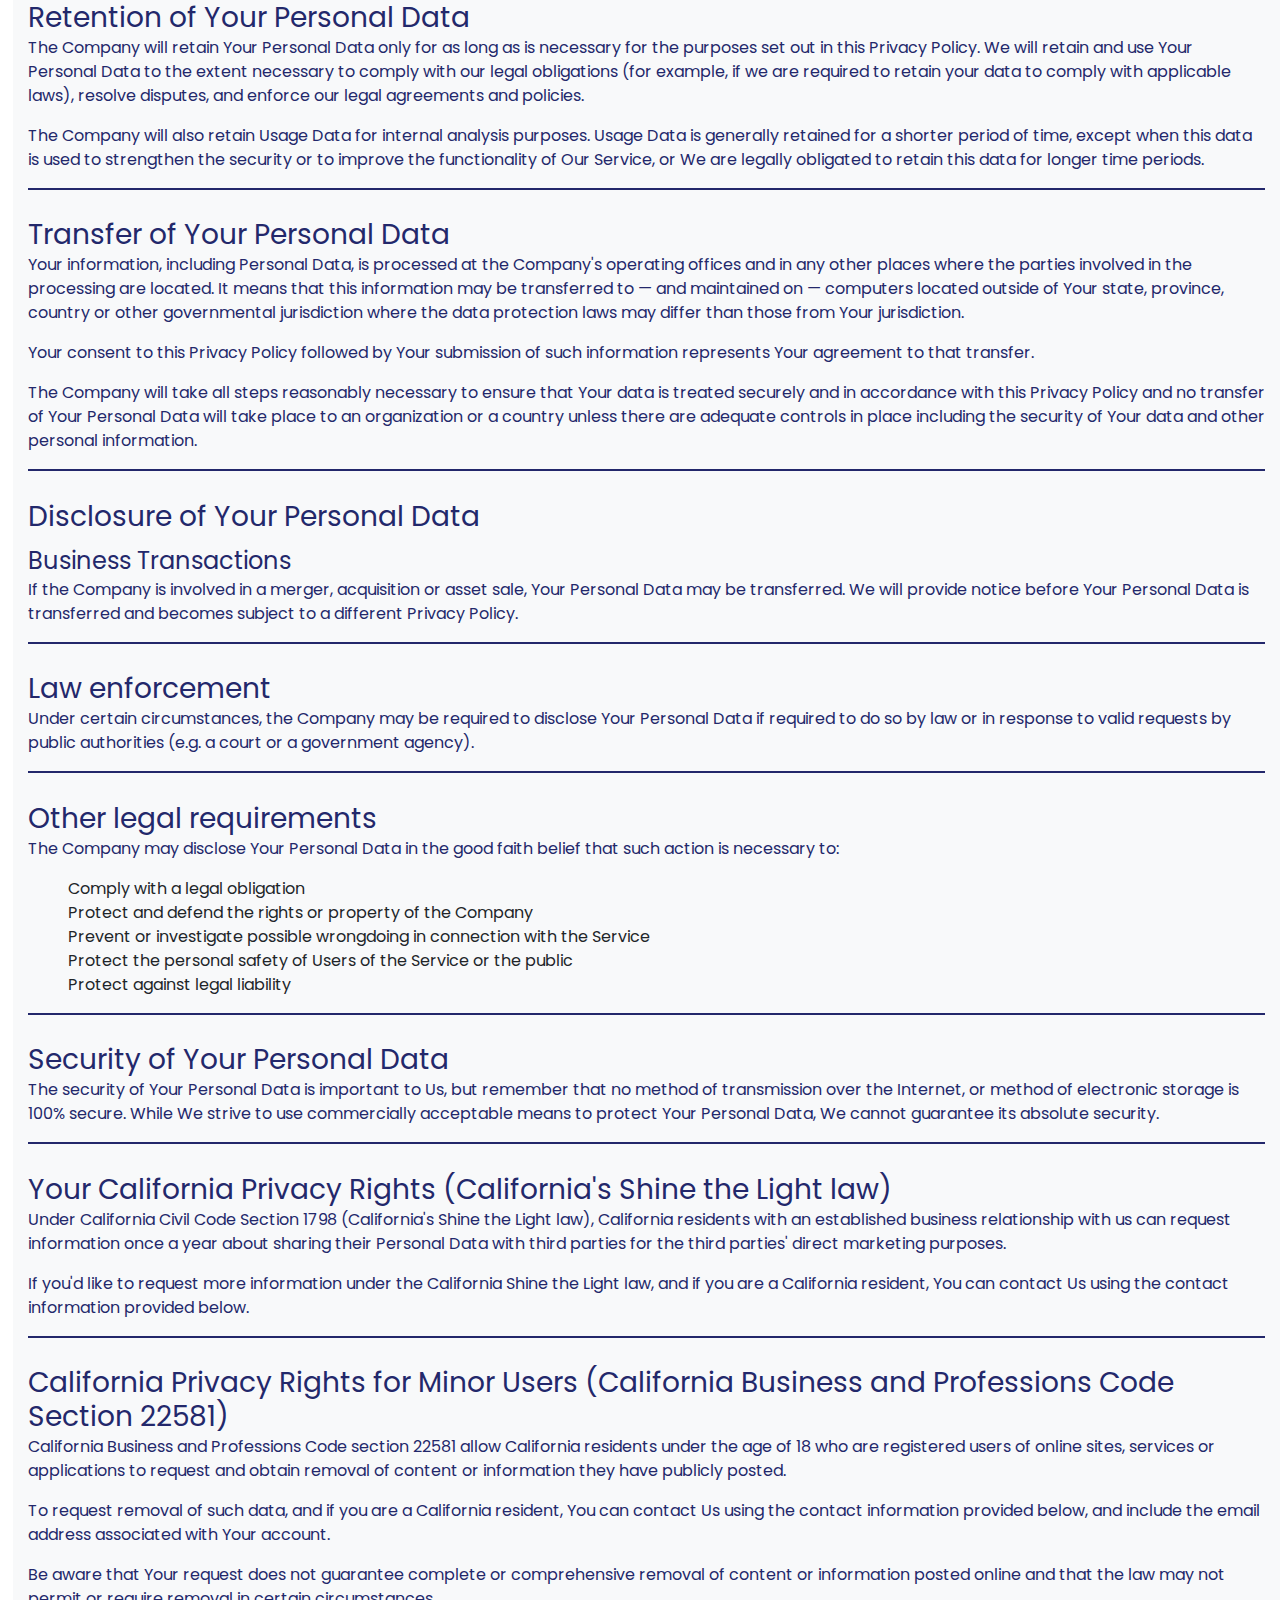
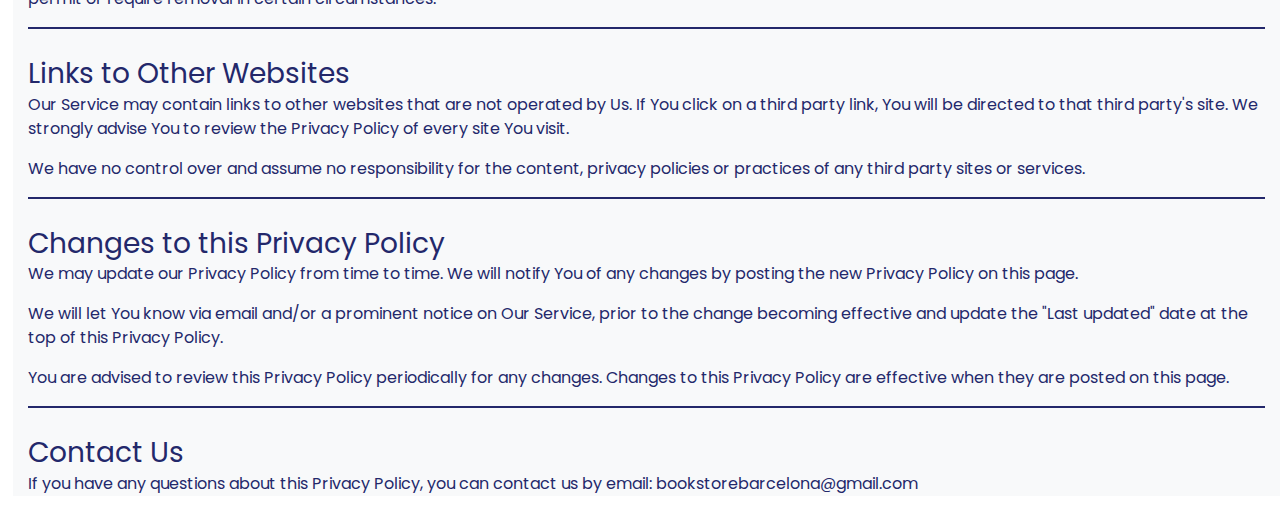
<file: assets/html/privacy-policy.html>
<!DOCTYPE html>
<html lang="en">

<head>
    <!-- Required meta tags -->
    <meta charset="utf-8" />
    <meta name="viewport" content="width=device-width, initial-scale=1" />
    <meta http-equiv="X-UA-Compatible" content="ie=edge" />
    <meta name="theme-color" content="#fafafa" />
    <meta name="description" content="Bookshop. E-commerce Landingpage in HTML5, CSS3." />
    <title>Bootstrap-Bookstore | E-commerce Landingpage</title>
    <link rel="apple-touch-icon" href="icon.png" />
    <!-- icons-->
    <link src="https://cdn.ic onmonstr.com/1.3.0/css/iconmonstr-iconic-font.min.css" />
    <link href="assets/icons/book.svg" rel="icon" />
    <!-- Bootstrap CSS -->
    <link rel="stylesheet" href="https://stackpath.bootstrapcdn.com/bootstrap/4.4.1/css/bootstrap.min.css" integrity="sha384-Vkoo8x4CGsO3+Hhxv8T/Q5PaXtkKtu6ug5TOeNV6gBiFeWPGFN9MuhOf23Q9Ifjh" crossorigin="anonymous" />
    <!-- stylesheets-->
    <link href="https://fonts.googleapis.com/css?family=Pattaya|Poppins:400,500&amp;display=swap" rel="stylesheet" />
    <link rel="stylesheet" href="/assets/css/privacy.css" />
</head>

<body>
    <!-- CONTAINER -->
    <div class="container-fluid bg-light">
        <!-- MAIN -->
        <main id="privacy" class="flex-container">
            <h1>Privacy Policy</h1>
            <p><strong>Last updated: September 28, 2020</strong></p>
            <p>
                This Privacy Policy describes Our policies and procedures on the collection, use and disclosure of Your information when You use the Service and tells You about Your privacy rights and how the law protects You.
            </p>
            <p>
                We use Your Personal data to provide and improve the Service. By using the Service, You agree to the collection and use of information in accordance with this Privacy Policy. This Privacy Policy has been created with the help of the
                <a href="https://www.termsfeed.com/privacy-policy-generator/" target="_blank">Privacy Policy Generator</a>.
            </p>
            <hr class="solid" />

            <h2>Interpretation and Definitions</h2>
            <h4>Interpretation</h4>
            <p>
                The words of which the initial letter is capitalized have meanings defined under the following conditions. The following definitions shall have the same meaning regardless of whether they appear in singular or in plural.
            </p>
            <h4>Definitions</h4>
            <p>For the purposes of this Privacy Policy:</p>
            <ul class="list">
                <li>
                    <strong>Account</strong> means a unique account created for You to access our Service or parts of our Service.
                </li>
                <li>
                    <strong>Company</strong> (referred to as either &quot;the Company&quot;, &quot;We&quot;, &quot;Us&quot; or &quot;Our&quot; in this Agreement) refers to AllDigital, Gran Via de les Corts Catalanes, 419, 4-1.
                </li>
                <li>
                    <strong>Cookies</strong> are small files that are placed on Your computer, mobile device or any other device by a website, containing the details of Your browsing history on that website among its many uses.
                </li>
                <li><strong>Country</strong> refers to: Spain</li>
                <li>
                    <strong>Device</strong> means any device that can access the Service such as a computer, a cellphone or a digital tablet.
                </li>
                <li>
                    <strong>Personal Data</strong> is any information that relates to an identified or identifiable individual.
                </li>
                <li><strong>Service</strong> refers to the Website.</li>
                <li>
                    <strong>Service Provider</strong> means any natural or legal person who processes the data on behalf of the Company. It refers to third-party companies or individuals employed by the Company to facilitate the Service, to provide the
                    Service on behalf of the Company, to perform services related to the Service or to assist the Company in analyzing how the Service is used.
                </li>
                <li>
                    <strong>Third-party Social Media Service</strong> refers to any website or any social network website through which a User can log in or create an account to use the Service.
                </li>
                <li>
                    <strong>Usage Data</strong> refers to data collected automatically, either generated by the use of the Service or from the Service infrastructure itself (for example, the duration of a page visit).
                </li>
                <li>
                    <strong>Website</strong> refers to Bookstore-Bootstrap, accessible from
                    <a href="https://github.com/dianavile/Bookstore-Bootstrap" rel="external nofollow noopener" target="_blank">https://github.com/dianavile/Bookstore-Bootstrap</a
            >
          </li>
          <li>
            <strong>You</strong> means the individual accessing or using the
            Service, or the company, or other legal entity on behalf of which
            such individual is accessing or using the Service, as applicable.
          </li>
        </ul>
      
        <hr class="solid" />
        <h2>Collecting and Using Your Personal Data</h2>
        <h3>Types of Data Collected</h3>
        <h4>Personal Data</h4>
        <p>
          While using Our Service, We may ask You to provide Us with certain
          personally identifiable information that can be used to contact or
          identify You. Personally identifiable information may include, but is
          not limited to:
        </p>
        <ul>
          <li><strong> Email address</strong></li>
          <li><strong>First name and last name</strong></li>
          <li><strong>Usage Data</strong></li>
        </ul>
        
        <hr class="solid" />
        <h4>Usage Data</h4>
        <p>Usage Data is collected automatically when using the Service.</p>
        <p>
          Usage Data may include information such as Your Device's Internet
          Protocol address (e.g. IP address), browser type, browser version, the
          pages of our Service that You visit, the time and date of Your visit,
          the time spent on those pages, unique device identifiers and other
          diagnostic data.
        </p>
        <p>
          When You access the Service by or through a mobile device, We may
          collect certain information automatically, including, but not limited
          to, the type of mobile device You use, Your mobile device unique ID,
          the IP address of Your mobile device, Your mobile operating system,
          the type of mobile Internet browser You use, unique device identifiers
          and other diagnostic data.
        </p>
        <p>
          We may also collect information that Your browser sends whenever You
          visit our Service or when You access the Service by or through a
          mobile device.
        </p>

        <hr class="solid" />
        <h3>Tracking Technologies and Cookies</h3>
        <p>
          We use Cookies and similar tracking technologies to track the activity
          on Our Service and store certain information. Tracking technologies
          used are beacons, tags, and scripts to collect and track information
          and to improve and analyze Our Service.
        </p>
        <p>
          You can instruct Your browser to refuse all Cookies or to indicate
          when a Cookie is being sent. However, if You do not accept Cookies,
          You may not be able to use some parts of our Service.
        </p>
        <p>
          Cookies can be &quot;Persistent&quot; or &quot;Session&quot; Cookies.
          Persistent Cookies remain on your personal computer or mobile device
          when You go offline, while Session Cookies are deleted as soon as You
          close your web browser. Learn more about cookies:
          <a href="https://www.termsfeed.com/blog/cookies/" target="_blank"
            >All About Cookies</a
          >.
        </p>
        <p>
          We use both session and persistent Cookies for the purposes set out
          below:
        </p>
        <ul>
          <li>
            <strong>Necessary / Essential Cookies</strong>
            <p>Type: Session Cookies</p>
            <p>Administered by: Us</p>
            <p>
              Purpose: These Cookies are essential to provide You with services
              available through the Website and to enable You to use some of its
              features. They help to authenticate users and prevent fraudulent
              use of user accounts. Without these Cookies, the services that You
              have asked for cannot be provided, and We only use these Cookies
              to provide You with those services.
            </p>
          </li>
          <li>
            <p><strong>Cookies Policy / Notice Acceptance Cookies</strong></p>
            <p>Type: Persistent Cookies</p>
            <p>Administered by: Us</p>
            <p>
              Purpose: These Cookies identify if users have accepted the use of
              cookies on the Website.
            </p>
          </li>
          <li>
            <p><strong>Functionality Cookies</strong></p>
            <p>Type: Persistent Cookies</p>
            <p>Administered by: Us</p>
            <p>
              Purpose: These Cookies allow us to remember choices You make when
              You use the Website, such as remembering your login details or
              language preference. The purpose of these Cookies is to provide
              You with a more personal experience and to avoid You having to
              re-enter your preferences every time You use the Website.
            </p>
          </li>
        </ul>
        <p>
          For more information about the cookies we use and your choices
          regarding cookies, please visit our Cookies Policy or the Cookies
          section of our Privacy Policy.
        </p>

        <hr class="solid" />
        <h3>Use of Your Personal Data</h3>
        <p>The Company may use Personal Data for the following purposes:</p>
        <ul>
          <li>
            <strong>To provide and maintain our Service</strong>, including to
            monitor the usage of our Service.
          </li>
          <li>
            <strong>To manage Your Account:</strong> to manage Your registration
            as a user of the Service. The Personal Data You provide can give You
            access to different functionalities of the Service that are
            available to You as a registered user.
          </li>
          <li>
            <strong>For the performance of a contract:</strong> the development,
            compliance and undertaking of the purchase contract for the
            products, items or services You have purchased or of any other
            contract with Us through the Service.
          </li>
          <li>
            <strong>To contact You:</strong> To contact You by email, telephone
            calls, SMS, or other equivalent forms of electronic communication,
            such as a mobile application's push notifications regarding updates
            or informative communications related to the functionalities,
            products or contracted services, including the security updates,
            when necessary or reasonable for their implementation.
          </li>
          <li>
            <strong>To provide You</strong> with news, special offers and
            general information about other goods, services and events which we
            offer that are similar to those that you have already purchased or
            enquired about unless You have opted not to receive such
            information.
          </li>
          <li>
            <strong>To manage Your requests:</strong> To attend and manage Your
            requests to Us.
          </li>
        </ul>
        <p>
          We may share your personal information in the following situations:
        </p>
        <ul>
          <li>
            <strong>With Service Providers:</strong> We may share Your personal
            information with Service Providers to monitor and analyze the use of
            our Service, to contact You.
          </li>
          <li>
            <strong>For Business transfers:</strong> We may share or transfer
            Your personal information in connection with, or during negotiations
            of, any merger, sale of Company assets, financing, or acquisition of
            all or a portion of our business to another company.
          </li>
          <li>
            <strong>With Affiliates:</strong> We may share Your information with
            Our affiliates, in which case we will require those affiliates to
            honor this Privacy Policy. Affiliates include Our parent company and
            any other subsidiaries, joint venture partners or other companies
            that We control or that are under common control with Us.
          </li>
          <li>
            <strong>With Business partners:</strong> We may share Your
            information with Our business partners to offer You certain
            products, services or promotions.
          </li>
          <li>
            <strong>With other users:</strong> when You share personal
            information or otherwise interact in the public areas with other
            users, such information may be viewed by all users and may be
            publicly distributed outside. If You interact with other users or
            register through a Third-Party Social Media Service, Your contacts
            on the Third-Party Social Media Service may see Your name, profile,
            pictures and description of Your activity. Similarly, other users
            will be able to view descriptions of Your activity, communicate with
            You and view Your profile.
          </li>
        </ul>

        <hr class="solid" />
        <h3>Retention of Your Personal Data</h3>
        <p>
          The Company will retain Your Personal Data only for as long as is
          necessary for the purposes set out in this Privacy Policy. We will
          retain and use Your Personal Data to the extent necessary to comply
          with our legal obligations (for example, if we are required to retain
          your data to comply with applicable laws), resolve disputes, and
          enforce our legal agreements and policies.
        </p>
        <p>
          The Company will also retain Usage Data for internal analysis
          purposes. Usage Data is generally retained for a shorter period of
          time, except when this data is used to strengthen the security or to
          improve the functionality of Our Service, or We are legally obligated
          to retain this data for longer time periods.
        </p>

        <hr class="solid" />
        <h3>Transfer of Your Personal Data</h3>
        <p>
          Your information, including Personal Data, is processed at the
          Company's operating offices and in any other places where the parties
          involved in the processing are located. It means that this information
          may be transferred to — and maintained on — computers located outside
          of Your state, province, country or other governmental jurisdiction
          where the data protection laws may differ than those from Your
          jurisdiction.
        </p>
        <p>
          Your consent to this Privacy Policy followed by Your submission of
          such information represents Your agreement to that transfer.
        </p>
        <p>
          The Company will take all steps reasonably necessary to ensure that
          Your data is treated securely and in accordance with this Privacy
          Policy and no transfer of Your Personal Data will take place to an
          organization or a country unless there are adequate controls in place
          including the security of Your data and other personal information.
        </p>

        <hr class="solid" />
        <h3>Disclosure of Your Personal Data</h3>
        <h4>Business Transactions</h4>
        <p>
          If the Company is involved in a merger, acquisition or asset sale,
          Your Personal Data may be transferred. We will provide notice before
          Your Personal Data is transferred and becomes subject to a different
          Privacy Policy.
        </p>

        <hr class="solid" />
        <h3>Law enforcement</h3>
        <p>
          Under certain circumstances, the Company may be required to disclose
          Your Personal Data if required to do so by law or in response to valid
          requests by public authorities (e.g. a court or a government agency).
        </p>

        <hr class="solid" />
        <h3>Other legal requirements</h3>
        <p>
          The Company may disclose Your Personal Data in the good faith belief
          that such action is necessary to:
        </p>
        <ul>
          <li>Comply with a legal obligation</li>
          <li>Protect and defend the rights or property of the Company</li>
          <li>
            Prevent or investigate possible wrongdoing in connection with the
            Service
          </li>
          <li>
            Protect the personal safety of Users of the Service or the public
          </li>
          <li>Protect against legal liability</li>
        </ul>

        <hr class="solid" />
        <h3>Security of Your Personal Data</h3>
        <p>
          The security of Your Personal Data is important to Us, but remember
          that no method of transmission over the Internet, or method of
          electronic storage is 100% secure. While We strive to use commercially
          acceptable means to protect Your Personal Data, We cannot guarantee
          its absolute security.
        </p>

        <hr class="solid" />
        <h3>
          Your California Privacy Rights (California's Shine the Light law)
        </h3>
        <p>
          Under California Civil Code Section 1798 (California's Shine the Light
          law), California residents with an established business relationship
          with us can request information once a year about sharing their
          Personal Data with third parties for the third parties' direct
          marketing purposes.
        </p>
        <p>
          If you'd like to request more information under the California Shine
          the Light law, and if you are a California resident, You can contact
          Us using the contact information provided below.
        </p>

        <hr class="solid" />
        <h3>
          California Privacy Rights for Minor Users (California Business and
          Professions Code Section 22581)
        </h3>
        <p>
          California Business and Professions Code section 22581 allow
          California residents under the age of 18 who are registered users of
          online sites, services or applications to request and obtain removal
          of content or information they have publicly posted.
        </p>
        <p>
          To request removal of such data, and if you are a California resident,
          You can contact Us using the contact information provided below, and
          include the email address associated with Your account.
        </p>
        <p>
          Be aware that Your request does not guarantee complete or
          comprehensive removal of content or information posted online and that
          the law may not permit or require removal in certain circumstances.
        </p>

        <hr class="solid" />
        <h3>Links to Other Websites</h3>
        <p>
          Our Service may contain links to other websites that are not operated
          by Us. If You click on a third party link, You will be directed to
          that third party's site. We strongly advise You to review the Privacy
          Policy of every site You visit.
        </p>
        <p>
          We have no control over and assume no responsibility for the content,
          privacy policies or practices of any third party sites or services.
        </p>

        <hr class="solid" />
        <h3>Changes to this Privacy Policy</h3>
        <p>
          We may update our Privacy Policy from time to time. We will notify You
          of any changes by posting the new Privacy Policy on this page.
        </p>
        <p>
          We will let You know via email and/or a prominent notice on Our
          Service, prior to the change becoming effective and update the
          &quot;Last updated&quot; date at the top of this Privacy Policy.
        </p>
        <p>
          You are advised to review this Privacy Policy periodically for any
          changes. Changes to this Privacy Policy are effective when they are
          posted on this page.
        </p>

        <hr class="solid" />
        <h3>Contact Us</h3>
        <p>
          If you have any questions about this Privacy Policy, you can contact
          us by email: bookstorebarcelona@gmail.com
        </p>
      </main>
    </div>
  </body>
</html>
</file>
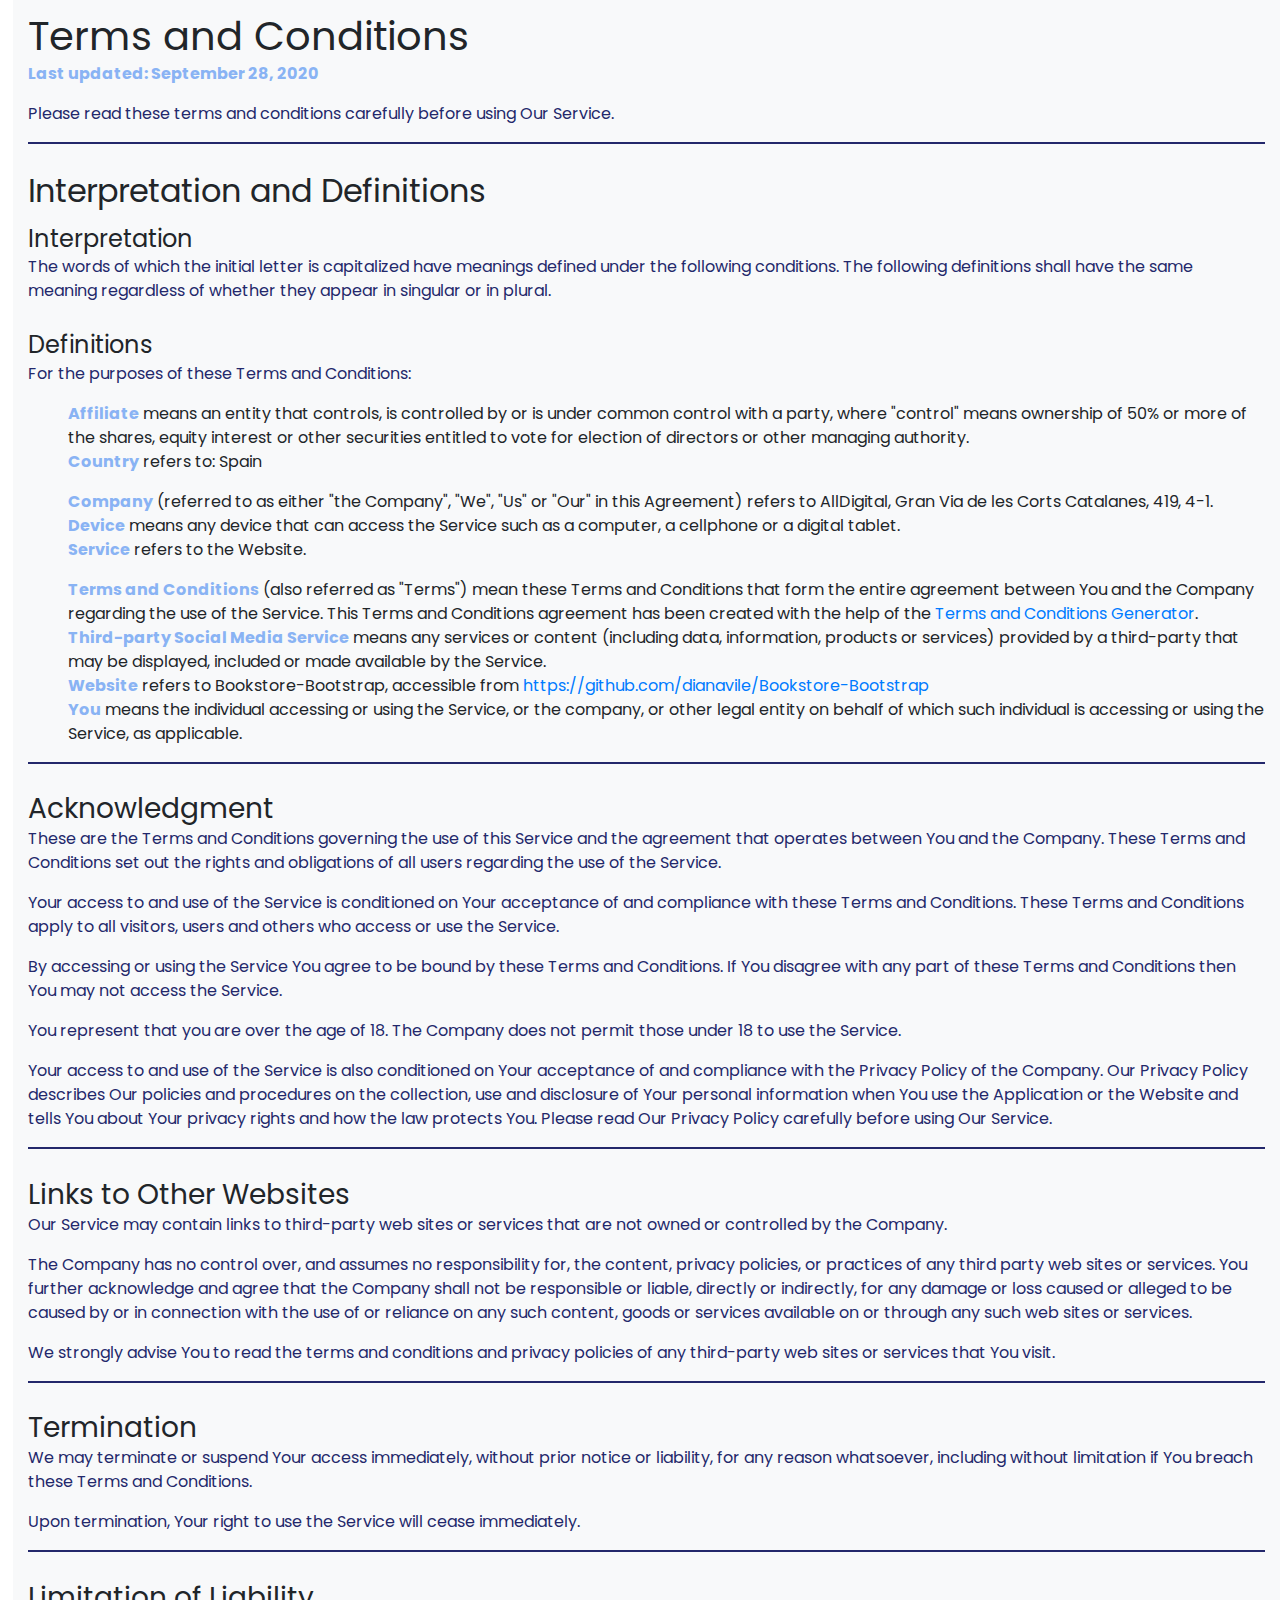
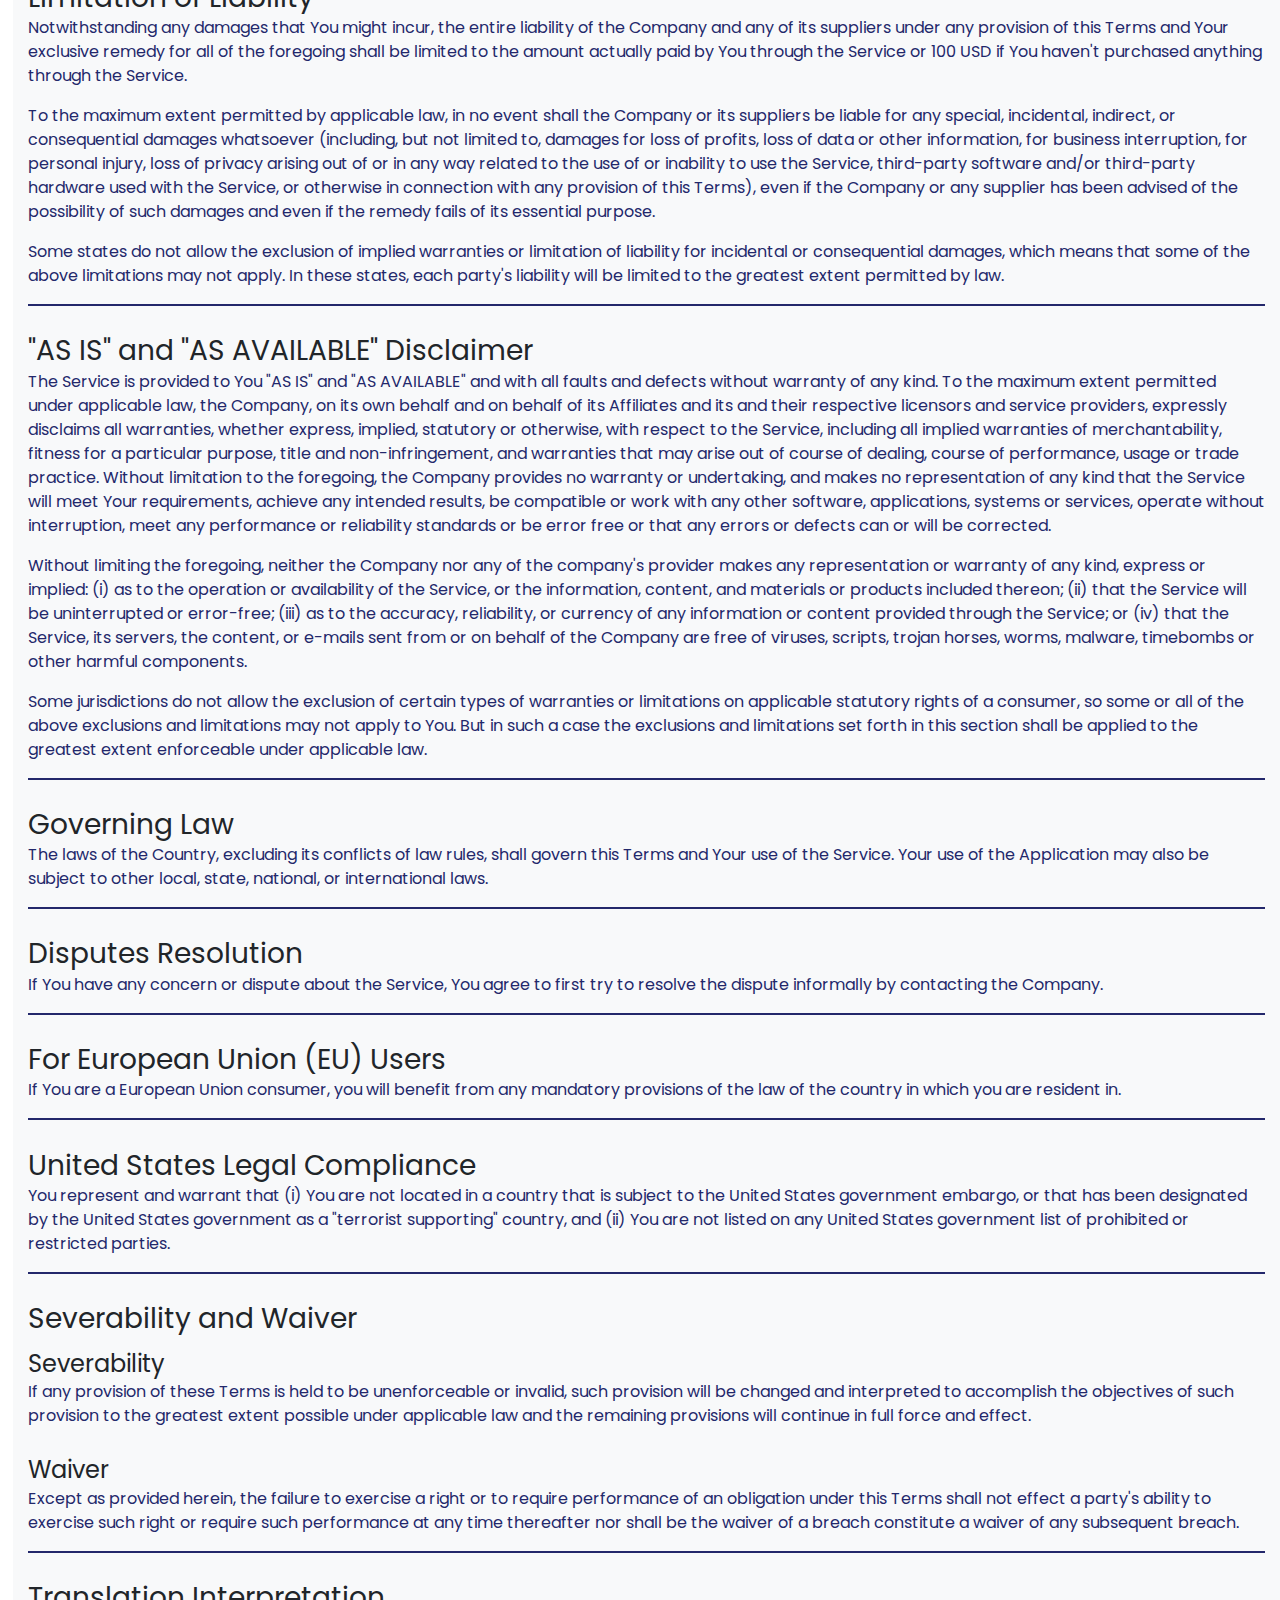
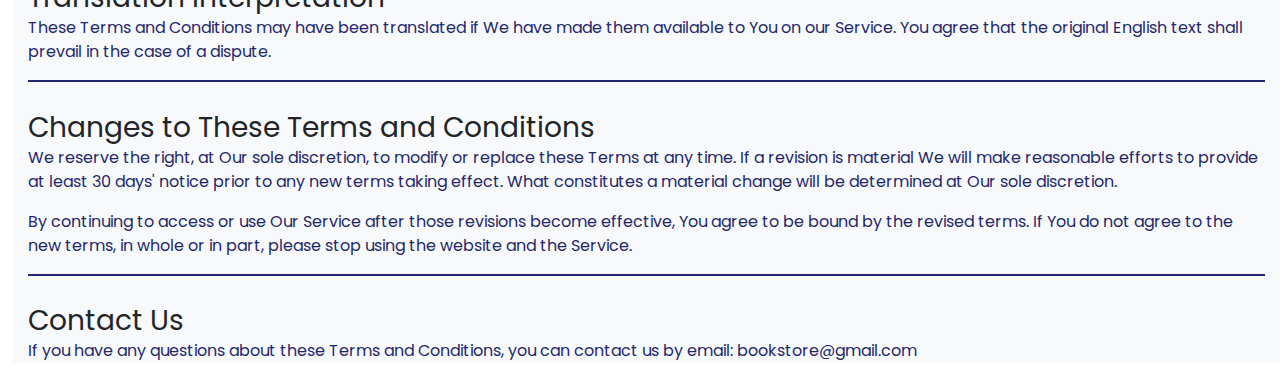
<file: assets/html/terms-conditions.html>
<!DOCTYPE html>
<html lang="en">

<head>
    <!-- Required meta tags -->
    <meta charset="utf-8" />
    <meta name="viewport" content="width=device-width, initial-scale=1" />
    <meta http-equiv="X-UA-Compatible" content="ie=edge" />
    <meta name="theme-color" content="#fafafa" />
    <meta name="description" content="Bookshop. E-commerce Landingpage in HTML5, CSS3." />
    <title>Bootstrap-Bookstore | E-commerce Landingpage</title>
    <link rel="apple-touch-icon" href="icon.png" />
    <!-- icons-->
    <link src="https://cdn.ic onmonstr.com/1.3.0/css/iconmonstr-iconic-font.min.css" />
    <link href="assets/icons/book.svg" rel="icon" />
    <!-- Bootstrap CSS -->
    <link rel="stylesheet" href="https://stackpath.bootstrapcdn.com/bootstrap/4.4.1/css/bootstrap.min.css" integrity="sha384-Vkoo8x4CGsO3+Hhxv8T/Q5PaXtkKtu6ug5TOeNV6gBiFeWPGFN9MuhOf23Q9Ifjh" crossorigin="anonymous" />
    <!-- stylesheets-->
    <link href="https://fonts.googleapis.com/css?family=Pattaya|Poppins:400,500&amp;display=swap" rel="stylesheet" />
    <link rel="stylesheet" href="/assets/css/terms.css" />
</head>

<body>
    <!-- CONTAINER -->
    <div class="container-fluid bg-light">
        <!-- MAIN -->
        <main id="terms" class="flex-container">
            <h1> Terms and Conditions</h1>
            <p><strong>Last updated: September 28, 2020</strong></p>
            <p> Please read these terms and conditions carefully before using Our Service.</p>

            <hr class="solid" />
            <h2>Interpretation and Definitions</h2>
            <h4>Interpretation</h4>
            <p>
                The words of which the initial letter is capitalized have meanings defined under the following conditions. The following definitions shall have the same meaning regardless of whether they appear in singular or in plural.
            </p>


            <h4>Definitions</h4>
            <p>For the purposes of these Terms and Conditions:</p>
            <ul class="list">
                <li><strong>Affiliate</strong> means an entity that controls, is controlled by or is under common control with a party, where &quot;control&quot; means ownership of 50% or more of the shares, equity interest or other securities entitled to
                    vote for election of directors or other managing authority.
                </li>
                <li>
                    <strong>Country</strong> refers to: Spain</p>
                </li>
                <li>
                    <strong>Company</strong> (referred to as either &quot;the Company&quot;, &quot;We&quot;, &quot;Us&quot; or &quot;Our&quot; in this Agreement) refers to AllDigital, Gran Via de les Corts Catalanes, 419, 4-1.
                </li>
                <li>
                    <strong>Device</strong> means any device that can access the Service such as a computer, a cellphone or a digital tablet.
                </li>
                <li>
                    <strong>Service</strong> refers to the Website.</p>
                </li>
                <li>
                    <strong>Terms and Conditions</strong> (also referred as &quot;Terms&quot;) mean these Terms and Conditions that form the entire agreement between You and the Company regarding the use of the Service. This Terms and Conditions agreement
                    has been created with the help of the
                    <a href="https://www.termsfeed.com/terms-conditions-generator/" target="_blank">Terms and Conditions Generator</a>.
                </li>
                <li>
                    <strong>Third-party Social Media Service</strong> means any services or content (including data, information, products or services) provided by a third-party that may be displayed, included or made available by the Service.
                </li>
                <li>
                    <strong>Website</strong> refers to Bookstore-Bootstrap, accessible from
                    <a href="https://github.com/dianavile/Bookstore-Bootstrap" rel="external nofollow noopener" target="_blank">https://github.com/dianavile/Bookstore-Bootstrap</a>
                </li>
                <li>
                    <strong>You</strong> means the individual accessing or using the Service, or the company, or other legal entity on behalf of which such individual is accessing or using the Service, as applicable.
                </li>
            </ul>

            <hr class="solid" />
            <h3>Acknowledgment</h3>
            <p>
                These are the Terms and Conditions governing the use of this Service and the agreement that operates between You and the Company. These Terms and Conditions set out the rights and obligations of all users regarding the use of the Service.
            </p>
            <p>
                Your access to and use of the Service is conditioned on Your acceptance of and compliance with these Terms and Conditions. These Terms and Conditions apply to all visitors, users and others who access or use the Service.
            </p>
            <p>
                By accessing or using the Service You agree to be bound by these Terms and Conditions. If You disagree with any part of these Terms and Conditions then You may not access the Service.
            </p>
            <p>
                You represent that you are over the age of 18. The Company does not permit those under 18 to use the Service.
            </p>
            <p>
                Your access to and use of the Service is also conditioned on Your acceptance of and compliance with the Privacy Policy of the Company. Our Privacy Policy describes Our policies and procedures on the collection, use and disclosure of Your personal information
                when You use the Application or the Website and tells You about Your privacy rights and how the law protects You. Please read Our Privacy Policy carefully before using Our Service.
            </p>

            <hr class="solid" />
            <h3>Links to Other Websites</h3>
            <p>
                Our Service may contain links to third-party web sites or services that are not owned or controlled by the Company.
            </p>
            <p>
                The Company has no control over, and assumes no responsibility for, the content, privacy policies, or practices of any third party web sites or services. You further acknowledge and agree that the Company shall not be responsible or liable, directly or
                indirectly, for any damage or loss caused or alleged to be caused by or in connection with the use of or reliance on any such content, goods or services available on or through any such web sites or services.
            </p>
            <p>
                We strongly advise You to read the terms and conditions and privacy policies of any third-party web sites or services that You visit.
            </p>

            <hr class="solid" />
            <h3>Termination</h3>
            <p>
                We may terminate or suspend Your access immediately, without prior notice or liability, for any reason whatsoever, including without limitation if You breach these Terms and Conditions.
            </p>
            <p>
                Upon termination, Your right to use the Service will cease immediately.
            </p>

            <hr class="solid" />
            <h3>Limitation of Liability</h3>
            <p>
                Notwithstanding any damages that You might incur, the entire liability of the Company and any of its suppliers under any provision of this Terms and Your exclusive remedy for all of the foregoing shall be limited to the amount actually paid by You through
                the Service or 100 USD if You haven't purchased anything through the Service.
            </p>
            <p>
                To the maximum extent permitted by applicable law, in no event shall the Company or its suppliers be liable for any special, incidental, indirect, or consequential damages whatsoever (including, but not limited to, damages for loss of profits, loss of
                data or other information, for business interruption, for personal injury, loss of privacy arising out of or in any way related to the use of or inability to use the Service, third-party software and/or third-party hardware used with the
                Service, or otherwise in connection with any provision of this Terms), even if the Company or any supplier has been advised of the possibility of such damages and even if the remedy fails of its essential purpose.
            </p>
            <p>
                Some states do not allow the exclusion of implied warranties or limitation of liability for incidental or consequential damages, which means that some of the above limitations may not apply. In these states, each party's liability will be limited to the
                greatest extent permitted by law.
            </p>

            <hr class="solid" />
            <h3>&quot;AS IS&quot; and &quot;AS AVAILABLE&quot; Disclaimer</h3>
            <p>
                The Service is provided to You &quot;AS IS&quot; and &quot;AS AVAILABLE&quot; and with all faults and defects without warranty of any kind. To the maximum extent permitted under applicable law, the Company, on its own behalf and on behalf of its Affiliates
                and its and their respective licensors and service providers, expressly disclaims all warranties, whether express, implied, statutory or otherwise, with respect to the Service, including all implied warranties of merchantability, fitness
                for a particular purpose, title and non-infringement, and warranties that may arise out of course of dealing, course of performance, usage or trade practice. Without limitation to the foregoing, the Company provides no warranty or undertaking,
                and makes no representation of any kind that the Service will meet Your requirements, achieve any intended results, be compatible or work with any other software, applications, systems or services, operate without interruption, meet any
                performance or reliability standards or be error free or that any errors or defects can or will be corrected.
            </p>
            <p>
                Without limiting the foregoing, neither the Company nor any of the company's provider makes any representation or warranty of any kind, express or implied: (i) as to the operation or availability of the Service, or the information, content, and materials
                or products included thereon; (ii) that the Service will be uninterrupted or error-free; (iii) as to the accuracy, reliability, or currency of any information or content provided through the Service; or (iv) that the Service, its servers,
                the content, or e-mails sent from or on behalf of the Company are free of viruses, scripts, trojan horses, worms, malware, timebombs or other harmful components.
            </p>
            <p>
                Some jurisdictions do not allow the exclusion of certain types of warranties or limitations on applicable statutory rights of a consumer, so some or all of the above exclusions and limitations may not apply to You. But in such a case the exclusions and
                limitations set forth in this section shall be applied to the greatest extent enforceable under applicable law.
            </p>

            <hr class="solid" />
            <h3>Governing Law</h3>
            <p>
                The laws of the Country, excluding its conflicts of law rules, shall govern this Terms and Your use of the Service. Your use of the Application may also be subject to other local, state, national, or international laws.
            </p>

            <hr class="solid" />
            <h3>Disputes Resolution</h3>
            <p>
                If You have any concern or dispute about the Service, You agree to first try to resolve the dispute informally by contacting the Company.
            </p>

            <hr class="solid" />
            <h3>For European Union (EU) Users</h3>
            <p>
                If You are a European Union consumer, you will benefit from any mandatory provisions of the law of the country in which you are resident in.
            </p>

            <hr class="solid" />
            <h3>United States Legal Compliance</h3>
            <p>
                You represent and warrant that (i) You are not located in a country that is subject to the United States government embargo, or that has been designated by the United States government as a &quot;terrorist supporting&quot; country, and (ii) You are not
                listed on any United States government list of prohibited or restricted parties.
            </p>

            <hr class="solid" />
            <h3>Severability and Waiver</h3>

            <h4>Severability</h4>
            <p>
                If any provision of these Terms is held to be unenforceable or invalid, such provision will be changed and interpreted to accomplish the objectives of such provision to the greatest extent possible under applicable law and the remaining provisions will
                continue in full force and effect.
            </p>
            <h4>Waiver</h4>
            <p>
                Except as provided herein, the failure to exercise a right or to require performance of an obligation under this Terms shall not effect a party's ability to exercise such right or require such performance at any time thereafter nor shall be the waiver
                of a breach constitute a waiver of any subsequent breach.
            </p>

            <hr class="solid" />
            <h3>Translation Interpretation</h3>
            <p>
                These Terms and Conditions may have been translated if We have made them available to You on our Service. You agree that the original English text shall prevail in the case of a dispute.
            </p>

            <hr class="solid" />
            <h3>Changes to These Terms and Conditions</h3>
            <p>
                We reserve the right, at Our sole discretion, to modify or replace these Terms at any time. If a revision is material We will make reasonable efforts to provide at least 30 days' notice prior to any new terms taking effect. What constitutes a material
                change will be determined at Our sole discretion.
            </p>
            <p>
                By continuing to access or use Our Service after those revisions become effective, You agree to be bound by the revised terms. If You do not agree to the new terms, in whole or in part, please stop using the website and the Service.
            </p>

            <hr class="solid" />
            <h3>Contact Us</h3>
            <p>
                If you have any questions about these Terms and Conditions, you can contact us by email: bookstore@gmail.com
            </p>
        </main>
</body>

</html>
</file>
<file: style.css>
/*colors*/

 :root {
    --blue-color: #89b3f4;
    --purple-color: #e3e0eb;
    --salmon-color: #f9eadf;
    --yellow-color: #fffbdf;
}


/*global styles*/

* {
    box-sizing: border-box;
    -webkit-font-smoothing: antialiased;
    -moz-osx-font-smoothing: grayscale;
}

html {
    scroll-behavior: smooth;
}

body {
    font-family: 'Poppins', sans-serif;
    overflow-x: hidden;
}

h1,
h2,
h3,
h4,
h5,
h6 {
    color: #23286b;
    margin-top: 0;
    margin-bottom: 0.1rem;
    font-weight: 400;
}

main {
    display: block;
}

ul,
li {
    list-style-type: none;
}

strong {
    font-weight: bolder;
}

img {
    border-style: none;
    border-radius: 5%;
}

button,
input,
textarea {
    font-family: inherit;
    font-size: 90%;
    line-height: 1.15;
    margin: 0;
    overflow: visible;
    text-transform: none;
}

.btn {
    background-color: #89b3f4;
}


/*header*/

.header-top {
    background: #E3E0EB;
}


/*logo*/

.logo {
    color: #23286b;
    width: 90%;
    font-family: "Pattaya", sans-serif;
    flex: 1rem;
    font-size: 2rem;
    text-align: left;
    margin: 1rem;
    padding-top: 0.2rem;
}

.div-logo {
    flex: 0.8rem;
    margin: 2%;
}


/* Navbar  */

.navbar-top {
    width: 100%;
    font-size: 0.8rem;
    padding-top: 1%;
    text-align: center;
}

.navbar {
    display: flex;
    min-height: 1vh;
    align-items: center;
}

.navbar-light,
.navbar-nav,
.nav-link {
    color: #23286b !important;
}

.navbar-toggler {
    outline: none;
}

.search-button.btn.btn-sm.btn-outline-info {
    background-color: #fffbdf;
}


/*searchbar*/

.search {
    color: #23286b;
    align-items: center;
    border-style: 1px solid #23286b;
}

.search-button,
.search input::placeholder {
    color: #23286b;
    background-color: #ffffff;
    font-family: "Pattaya", sans-serif;
    border-style: 1px solid #23286b !important;
}


/*modal*/

#registerModal,
#loginModal,
#cardModal {
    color: #23286b;
    background-color: #f9eadf;
}


/*form login, signup*/

#emailfield {
    display: none;
}


/*button login, signin*/

.btn.btn-sm {
    color: #23286b;
    background-color: #fffbdf;
    border-style: 1px solid #23286b;
    max-height: 31px;
}


/*Form validation*/


/* .invalid input class prevents CSS from automatically applying */

.invalid input:required:invalid {
    background: #BE4C54;
}


/* Mark valid inputs during .invalid state */

.invalid input:required:valid {
    background: #17D654;
}


/*button cart*/

.card-button {
    color: #23286b;
    background-color: #fffbdf;
    border-style: 1px solid #23286b;
    max-height: 31px;
}


/*Hero Section*/

.hero {
    background-image: url("/assets/img/background-image.png");
    min-height: 100vh;
    background-position: center;
    background-repeat: no-repeat;
    display: flex;
    flex-direction: column;
    flex-wrap: wrap;
    justify-content: center;
}

.hero-title {
    width: 100%;
    color: #23286b;
    text-align: left;
    font-size: 3rem;
    margin: 5%;
    position: relative;
    z-index: 3;
}

.hero-button {
    color: #23286b;
    background-color: #fffbdf;
    font-size: 2rem;
    border-style: 5px solid #23286b;
    border-radius: 10%;
    position: absolute;
    display: flex;
}


/* Bestsellers */

.bestsellers,
.readers,
.promotions {
    width: 100%;
    display: flex;
    flex-direction: row;
    justify-content: center;
    text-align: center;
}


/*Cards section*/

.card {
    border-radius: 5%;
    display: flex;
    flex-direction: row;
    justify-content: center;
}


/* Solid border */

hr.solid {
    border-top: 2px solid #23286b;
}


/* Newsletter */

.h4.title {
    text-align: center;
}


/* Footer */

footer {
    background-color: #E3E0EB;
    text-align: center;
}


/* Privacy Policy */


/* Media queries */


/* Mobile devices */

@media only screen and (max-width: 749px) {
    .navbar-top,
    .shopping-cart,
    .search {
        display: none;
    }
    .bestsellers,
    .readers,
    .promotions,
    .card {
        flex-direction: row;
        align-content: center;
    }
    .div.card {
        width: 100%;
        align-self: center;
        align-content: center;
    }
}


/* Tablets */

@media (min-width: 750px) {
    .flex-container>div.readers,
    .flex-container>div.promotions,
    .promotions {
        width: 100%;
        align-self: center;
        align-content: center;
    }
}


/*  Laptop, Desktop, Desktop HD */

@media (min-width: 768px) {
    .flex-container>div.readers,
    .flex-container>div.promotions,
    .promotions {
        width: 100%;
        align-self: center;
        align-content: center;
    }
}
</file>
<file: assets/css/legal.css>
* {
    box-sizing: border-box;
}

html {
    scroll-behavior: smooth;
}

body {
    font-family: 'Poppins', sans-serif;
    overflow-x: hidden;
    padding-left: 1%;
}

h1,
h2,
h3,
h4 {
    padding-top: 1%;
    color: #23286b;
    margin-top: 0;
    margin-bottom: 0.1rem;
    font-weight: 400;
}

p {
    color: #23286b;
}

strong {
    color: #89b3f4;
}

ul {
    list-style-type: none;
}


/* Solid border */

hr.solid {
    border-top: 2px solid #23286b;
}

#legal {
    text-align: left;
}
</file>
<file: assets/css/privacy.css>
* {
    box-sizing: border-box;
}

html {
    scroll-behavior: smooth;
}

body {
    font-family: 'Poppins', sans-serif;
    overflow-x: hidden;
    padding-left: 1%;
}

h1,
h2,
h3,
h4 {
    padding-top: 1%;
    color: #23286b;
    margin-top: 0;
    margin-bottom: 0.1rem;
    font-weight: 400;
}

p {
    color: #23286b;
}

strong {
    color: #89b3f4;
}

ul {
    list-style-type: none;
}


/* Solid border */

hr.solid {
    border-top: 2px solid #23286b;
}

#privacy {
    text-align: left;
}
</file>
<file: assets/css/terms.css>
* {
    box-sizing: border-box;
}

html {
    scroll-behavior: smooth;
}

body {
    font-family: 'Poppins', sans-serif;
    overflow-x: hidden;
    padding-left: 1%;
}

h1,
h2,
h3,
h4 {
    padding-top: 1%;
    margin-top: 0;
    margin-bottom: 0.1rem;
    font-weight: 400;
}

p {
    color: #23286b;
}

strong {
    color: #89b3f4;
}

ul {
    list-style-type: none;
}


/* Solid border */

hr.solid {
    border-top: 2px solid #23286b;
}

#terms {
    text-align: left;
}
</file>
